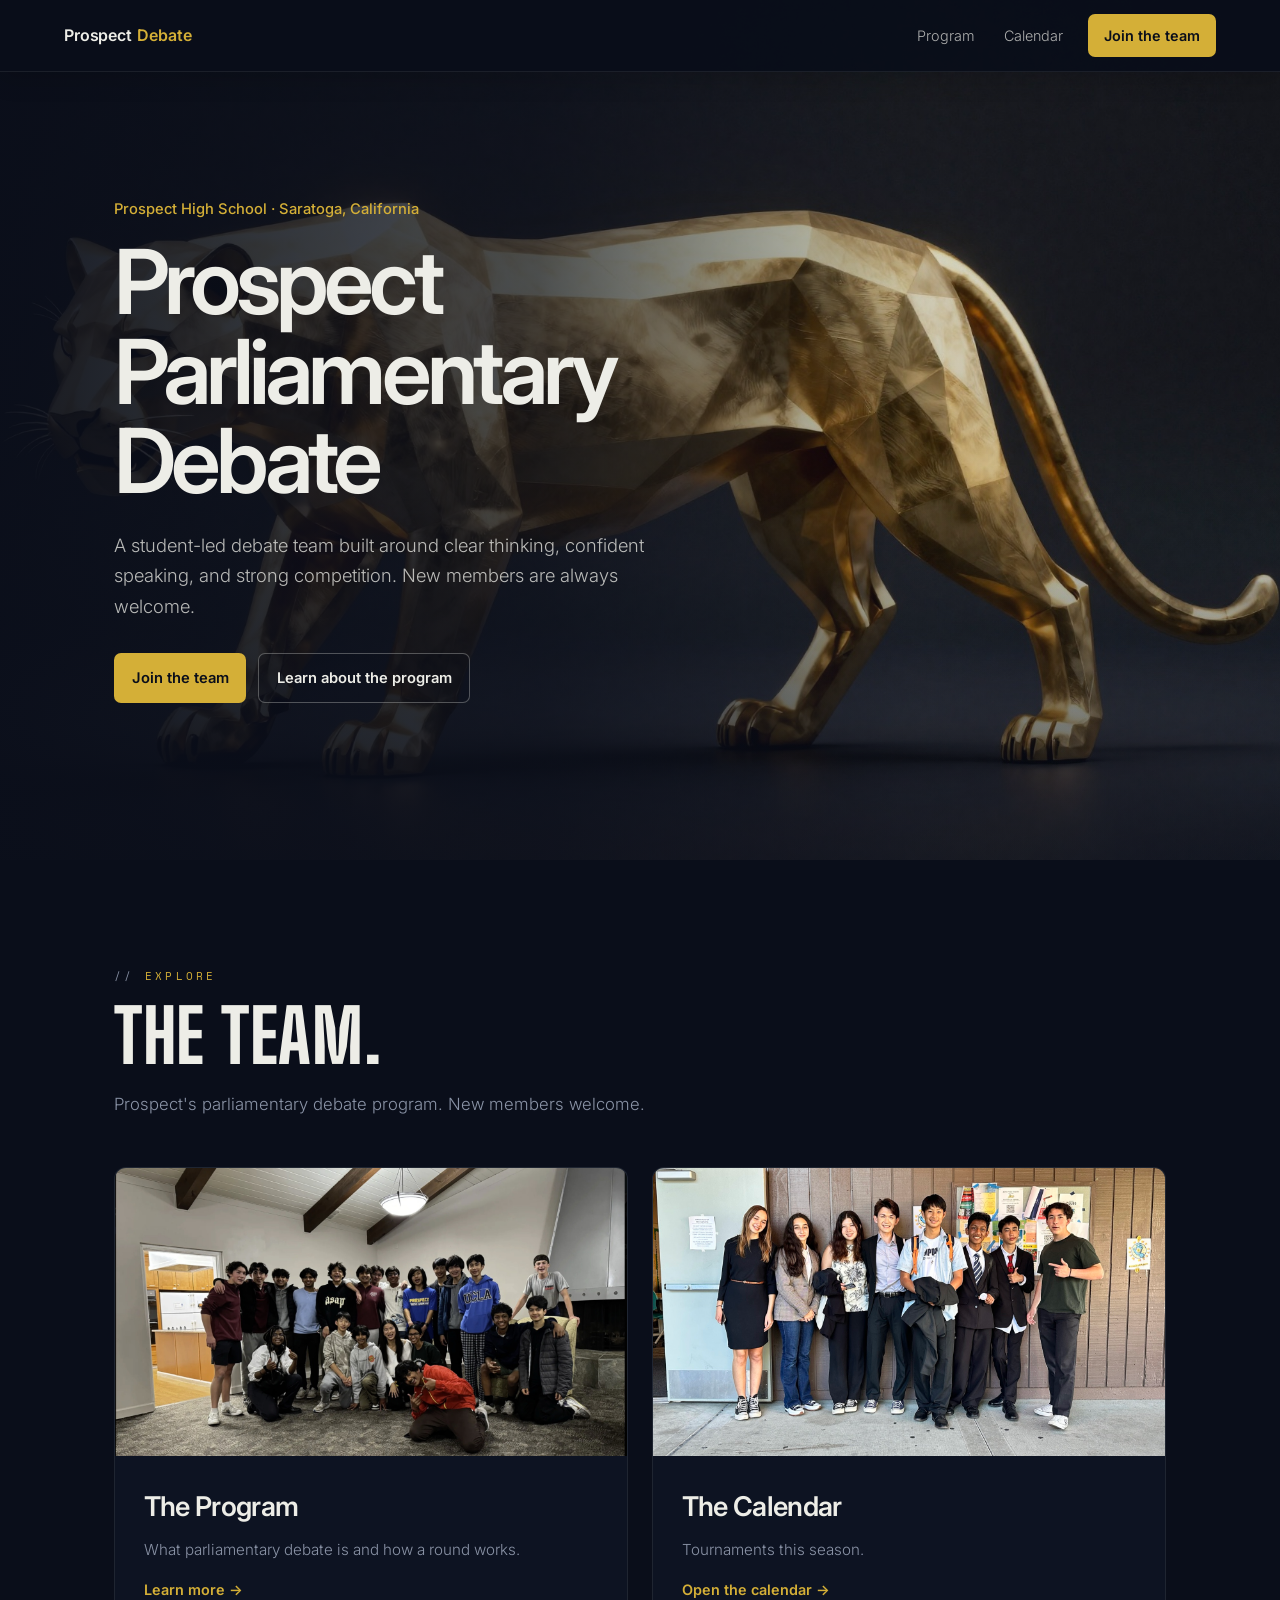
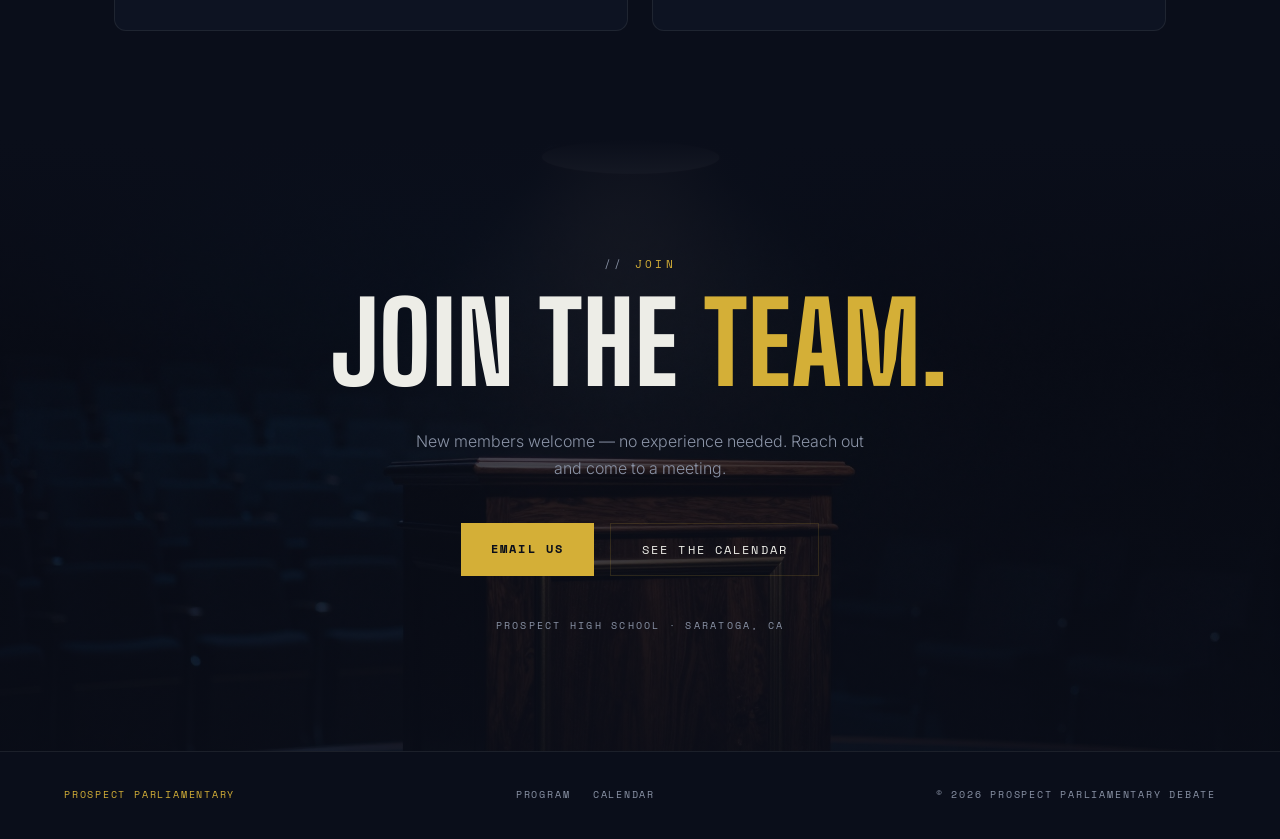
<file: index.html>
<!DOCTYPE html>
<html lang="en">
<head>
<meta charset="UTF-8" />
<meta name="viewport" content="width=device-width, initial-scale=1.0" />
<title>Prospect Parliamentary Debate</title>
<meta name="description" content="The parliamentary debate team at Prospect High School, Saratoga, CA. New members welcome." />
<link rel="icon" href="images/panther.png" />
<link rel="preconnect" href="https://fonts.googleapis.com" />
<link rel="preconnect" href="https://fonts.gstatic.com" crossorigin />
<link href="https://fonts.googleapis.com/css2?family=Big+Shoulders+Display:wght@600;700;800;900&family=Inter:wght@300;400;500;600&family=Space+Mono:wght@400;700&display=swap" rel="stylesheet" />
<link rel="stylesheet" href="assets/site.css" />
</head>
<body>

<!-- ── NAV ── -->
<nav id="nav" aria-label="Primary">
  <a class="nav-brand" href="index.html" aria-label="Prospect Debate home">Prospect <span>Debate</span></a>
  <div class="nav-links">
    <a href="about.html">Program</a>
    <a href="calendar.html">Calendar</a>
    <a class="nav-cta" href="#join">Join the team</a>
  </div>
  <button class="nav-burger" id="navBurger" aria-expanded="false" aria-controls="mobileMenu" aria-label="Open menu">
    <span></span><span></span><span></span>
  </button>
</nav>
<div class="mobile-menu" id="mobileMenu" hidden>
  <a href="about.html">Program</a>
  <a href="calendar.html">Calendar</a>
  <a class="mobile-menu-cta" href="#join">Join the team</a>
</div>

<!-- ── HERO ── -->
<header class="hero" id="top">
  <div class="hero-bg"></div>
  <div class="hero-shade"></div>
  <div class="hero-content">
    <div class="hero-kicker">Prospect High School · Saratoga, California</div>
    <h1>Prospect Parliamentary Debate</h1>
    <p class="hero-sub">A student-led debate team built around clear thinking, confident speaking, and strong competition. New members are always welcome.</p>
    <div class="hero-actions">
      <a class="hero-button hero-button-primary" href="#join">Join the team</a>
      <a class="hero-button hero-button-secondary" href="about.html">Learn about the program</a>
    </div>
  </div>
</header>

<!-- ── PORTAL ── -->
<section id="explore">
  <div class="wrap">
    <div class="kicker reveal">Explore</div>
    <h2 class="reveal">The team.</h2>
    <p class="section-intro reveal">Prospect's parliamentary debate program. New members welcome.</p>
    <div class="portal-grid">
      <a class="portal-card reveal" href="about.html">
        <div class="portal-visual">
          <img src="assets/images/team/big_team.jpg" alt="The Prospect Debate team together" loading="lazy" width="1600" height="1043" />
        </div>
        <div class="portal-content">
          <h3>The Program</h3>
          <p>What parliamentary debate is and how a round works.</p>
          <div class="go">Learn more</div>
        </div>
      </a>
      <a class="portal-card reveal" href="calendar.html">
        <div class="portal-visual">
          <img src="assets/images/team/tournament.jpg" alt="Prospect debaters at a tournament" loading="lazy" width="1600" height="1199" />
        </div>
        <div class="portal-content">
          <h3>The Calendar</h3>
          <p>Tournaments this season.</p>
          <div class="go">Open the calendar</div>
        </div>
      </a>
    </div>
  </div>
</section>

<!-- ── JOIN (shared CTA) ── -->
<section class="join" id="join">
  <div class="wrap">
    <div class="kicker reveal">Join</div>
    <h2 class="reveal">Join the <span class="gold">team.</span></h2>
    <p class="reveal">New members welcome — no experience needed. Reach out and come to a meeting.</p>
    <div class="join-actions reveal">
      <a class="btn btn-gold" href="mailto:prospectparli@gmail.com?subject=Interested%20in%20Prospect%20Debate">Email us</a>
      <a class="btn btn-ghost" href="calendar.html">See the calendar</a>
    </div>
    <div class="join-meta reveal">Prospect High School · Saratoga, CA</div>
  </div>
</section>

<footer>
  <div class="f-brand">PROSPECT PARLIAMENTARY</div>
  <nav class="foot-links" aria-label="Footer">
    <a href="about.html">Program</a>
    <a href="calendar.html">Calendar</a>
  </nav>
  <div>© <span id="yr"></span> Prospect Parliamentary Debate</div>
</footer>

<script src="assets/site.js"></script>
</body>
</html>
</file>
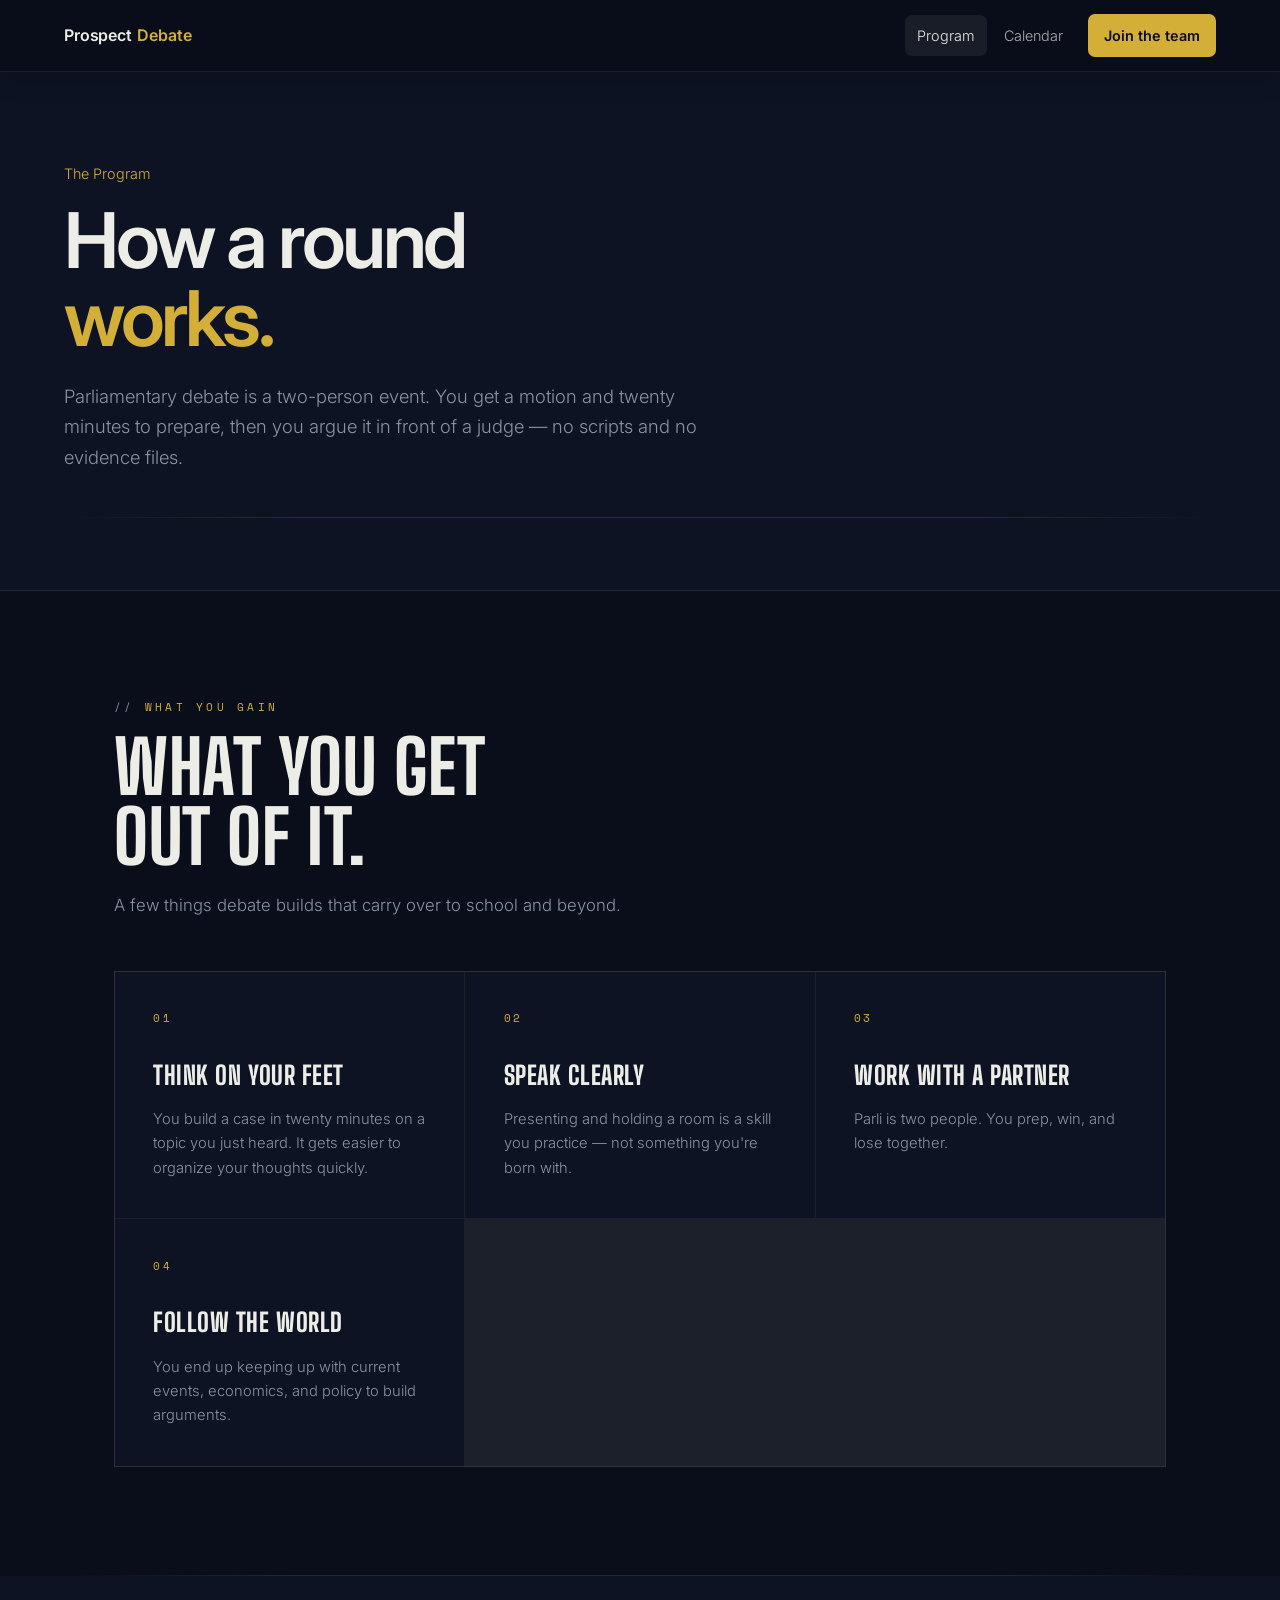
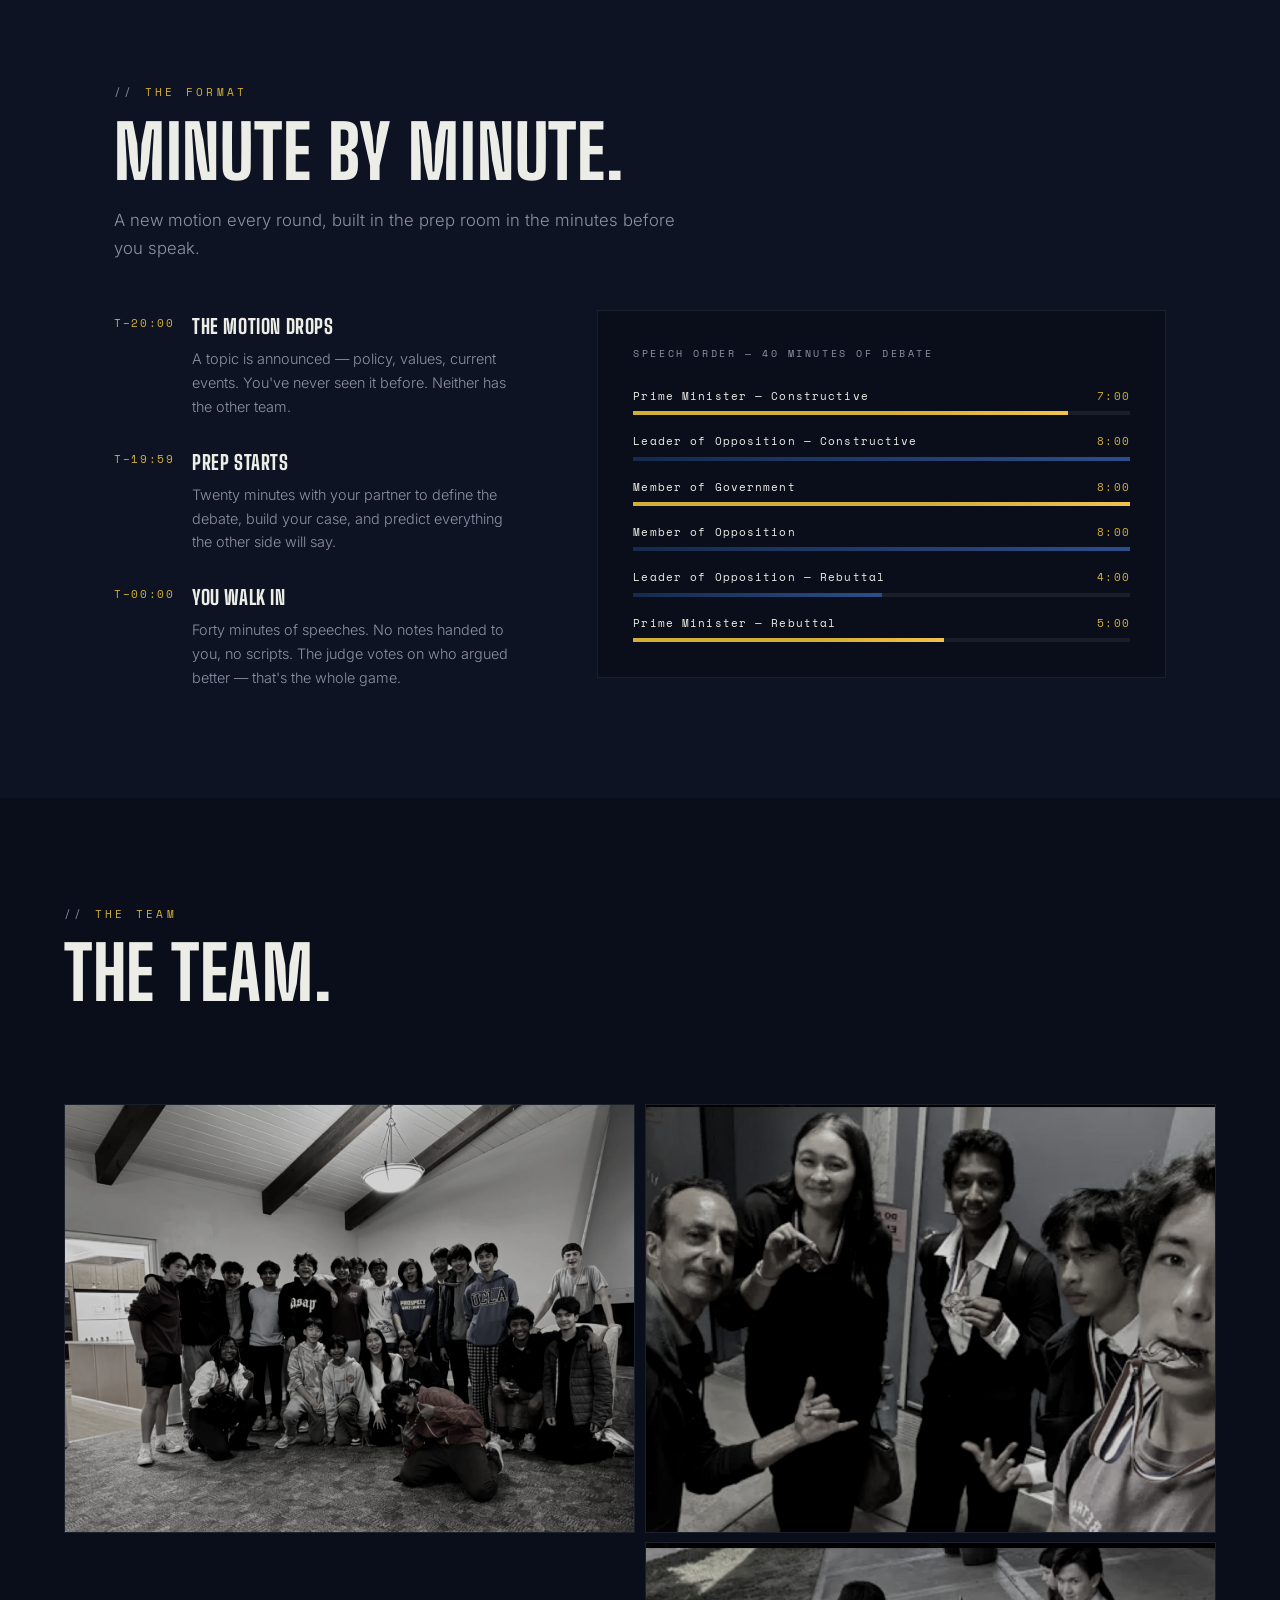
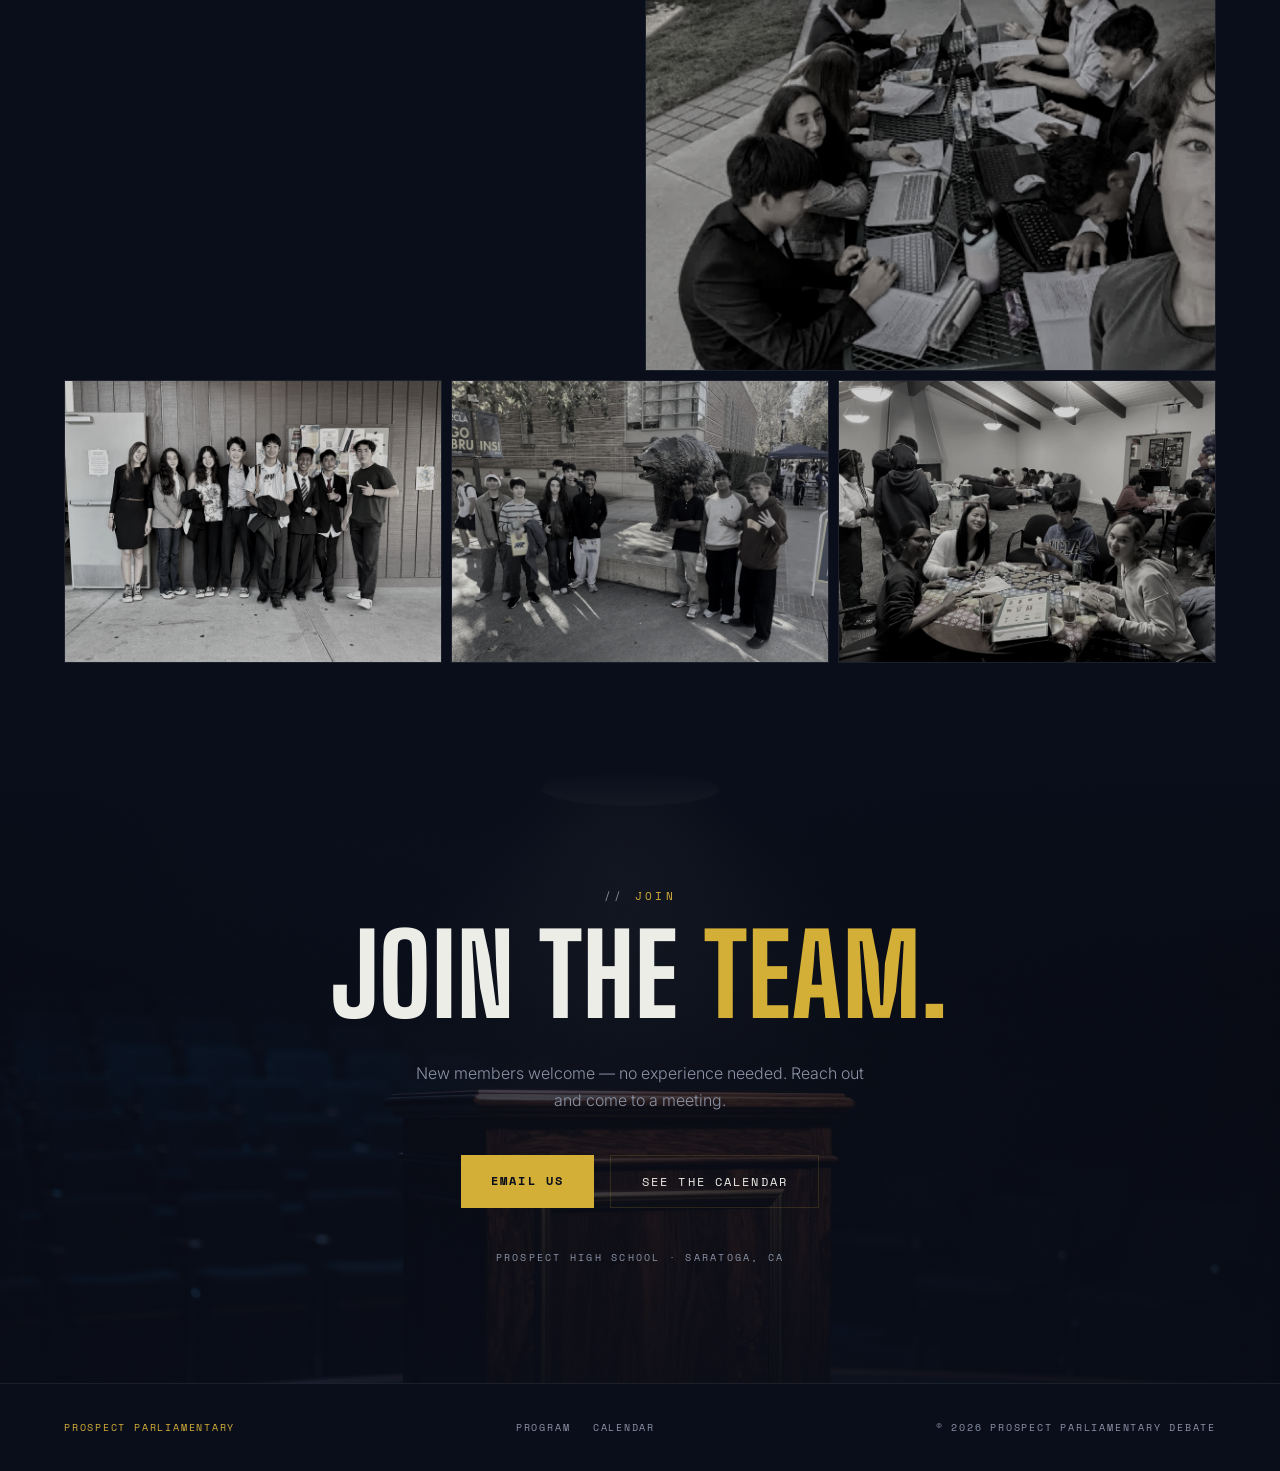
<file: about.html>
<!DOCTYPE html>
<html lang="en">
<head>
<meta charset="UTF-8" />
<meta name="viewport" content="width=device-width, initial-scale=1.0" />
<title>The Program — Prospect Parliamentary Debate</title>
<meta name="description" content="What parliamentary debate is and how a round works at Prospect High School." />
<link rel="icon" href="images/panther.png" />
<link rel="preconnect" href="https://fonts.googleapis.com" />
<link rel="preconnect" href="https://fonts.gstatic.com" crossorigin />
<link href="https://fonts.googleapis.com/css2?family=Big+Shoulders+Display:wght@600;700;800;900&family=Inter:wght@300;400;500;600&family=Space+Mono:wght@400;700&display=swap" rel="stylesheet" />
<link rel="stylesheet" href="assets/site.css" />
</head>
<body>

<!-- ── NAV ── -->
<nav id="nav" aria-label="Primary">
  <a class="nav-brand" href="index.html" aria-label="Prospect Debate home">Prospect <span>Debate</span></a>
  <div class="nav-links">
    <a href="about.html" aria-current="page">Program</a>
    <a href="calendar.html">Calendar</a>
    <a class="nav-cta" href="#join">Join the team</a>
  </div>
  <button class="nav-burger" id="navBurger" aria-expanded="false" aria-controls="mobileMenu" aria-label="Open menu">
    <span></span><span></span><span></span>
  </button>
</nav>
<div class="mobile-menu" id="mobileMenu" hidden>
  <a href="about.html" aria-current="page">Program</a>
  <a href="calendar.html">Calendar</a>
  <a class="mobile-menu-cta" href="#join">Join the team</a>
</div>

<!-- ── PAGE HERO ── -->
<header class="page-hero">
  <div class="inner">
    <div class="kicker">The Program</div>
    <h1>How a round<br/><span class="gold">works.</span></h1>
    <p class="page-intro">Parliamentary debate is a two-person event. You get a motion and twenty minutes to prepare, then you argue it in front of a judge — no scripts and no evidence files.</p>
    <hr class="rule" />
  </div>
</header>

<!-- ── GAIN ── -->
<section id="gain">
  <div class="wrap">
    <div class="kicker reveal">What You Gain</div>
    <h2 class="reveal">What you get<br/>out of it.</h2>
    <p class="section-intro reveal">A few things debate builds that carry over to school and beyond.</p>
    <div class="gain-grid">
      <div class="gain-card reveal">
        <div class="gain-num">01</div>
        <h3>Think On Your Feet</h3>
        <p>You build a case in twenty minutes on a topic you just heard. It gets easier to organize your thoughts quickly.</p>
      </div>
      <div class="gain-card reveal">
        <div class="gain-num">02</div>
        <h3>Speak Clearly</h3>
        <p>Presenting and holding a room is a skill you practice — not something you're born with.</p>
      </div>
      <div class="gain-card reveal">
        <div class="gain-num">03</div>
        <h3>Work With A Partner</h3>
        <p>Parli is two people. You prep, win, and lose together.</p>
      </div>
      <div class="gain-card reveal">
        <div class="gain-num">04</div>
        <h3>Follow The World</h3>
        <p>You end up keeping up with current events, economics, and policy to build arguments.</p>
      </div>
    </div>
  </div>
</section>

<hr class="rule" />

<!-- ── FORMAT ── -->
<section class="format" id="format">
  <div class="wrap">
    <div class="kicker reveal">The Format</div>
    <h2 class="reveal">Minute by minute.</h2>
    <p class="section-intro reveal">A new motion every round, built in the prep room in the minutes before you speak.</p>
    <div class="format-cols">
      <div class="format-steps">
        <div class="fstep reveal">
          <div class="fstep-n">T–20:00</div>
          <div>
            <h4>The motion drops</h4>
            <p>A topic is announced — policy, values, current events. You've never seen it before. Neither has the other team.</p>
          </div>
        </div>
        <div class="fstep reveal">
          <div class="fstep-n">T–19:59</div>
          <div>
            <h4>Prep starts</h4>
            <p>Twenty minutes with your partner to define the debate, build your case, and predict everything the other side will say.</p>
          </div>
        </div>
        <div class="fstep reveal">
          <div class="fstep-n">T–00:00</div>
          <div>
            <h4>You walk in</h4>
            <p>Forty minutes of speeches. No notes handed to you, no scripts. The judge votes on who argued better — that's the whole game.</p>
          </div>
        </div>
      </div>
      <div class="speech-order reveal" id="speechOrder">
        <div class="speech-order-label">Speech order — 40 minutes of debate</div>
        <div class="speech">
          <div class="speech-meta"><span class="s-name">Prime Minister — Constructive</span><span class="s-time">7:00</span></div>
          <div class="speech-bar gov"><i style="--r:12.5%"></i></div>
        </div>
        <div class="speech">
          <div class="speech-meta"><span class="s-name">Leader of Opposition — Constructive</span><span class="s-time">8:00</span></div>
          <div class="speech-bar opp"><i style="--r:0%"></i></div>
        </div>
        <div class="speech">
          <div class="speech-meta"><span class="s-name">Member of Government</span><span class="s-time">8:00</span></div>
          <div class="speech-bar gov"><i style="--r:0%"></i></div>
        </div>
        <div class="speech">
          <div class="speech-meta"><span class="s-name">Member of Opposition</span><span class="s-time">8:00</span></div>
          <div class="speech-bar opp"><i style="--r:0%"></i></div>
        </div>
        <div class="speech">
          <div class="speech-meta"><span class="s-name">Leader of Opposition — Rebuttal</span><span class="s-time">4:00</span></div>
          <div class="speech-bar opp"><i style="--r:50%"></i></div>
        </div>
        <div class="speech">
          <div class="speech-meta"><span class="s-name">Prime Minister — Rebuttal</span><span class="s-time">5:00</span></div>
          <div class="speech-bar gov"><i style="--r:37.5%"></i></div>
        </div>
      </div>
    </div>
  </div>
</section>

<!-- ── ROOM ── -->
<section id="room">
  <div class="wrap-wide">
    <div class="kicker reveal">The Team</div>
    <h2 class="reveal">The team.</h2>
    <p class="section-intro reveal">Practices, tournaments, and everything in between.</p>
    <div class="room-grid">
      <figure class="ph big reveal"><img src="assets/images/team/big_team.jpg" alt="The full Prospect Debate team" loading="lazy" /><figcaption>The Team</figcaption></figure>
      <figure class="ph med reveal"><img src="assets/images/team/medals.jpg" alt="Medals from tournament wins" loading="lazy" /><figcaption>Hardware</figcaption></figure>
      <figure class="ph med reveal"><img src="assets/images/team/prep.jpg" alt="Prep time before a round" loading="lazy" /><figcaption>20 Minutes of Prep</figcaption></figure>
      <figure class="ph sm reveal"><img src="assets/images/team/tournament.jpg" alt="At a tournament" loading="lazy" /><figcaption>Tournament Day</figcaption></figure>
      <figure class="ph sm reveal"><img src="assets/images/team/peninsula.jpg" alt="Peninsula tournament" loading="lazy" /><figcaption>On the Road</figcaption></figure>
      <figure class="ph sm reveal"><img src="assets/images/team/team_bonding.jpg" alt="Team bonding" loading="lazy" /><figcaption>Between Rounds</figcaption></figure>
    </div>
  </div>
</section>

<!-- ── JOIN (shared CTA) ── -->
<section class="join" id="join">
  <div class="wrap">
    <div class="kicker reveal">Join</div>
    <h2 class="reveal">Join the <span class="gold">team.</span></h2>
    <p class="reveal">New members welcome — no experience needed. Reach out and come to a meeting.</p>
    <div class="join-actions reveal">
      <a class="btn btn-gold" href="mailto:prospectparli@gmail.com?subject=Interested%20in%20Prospect%20Debate">Email us</a>
      <a class="btn btn-ghost" href="calendar.html">See the calendar</a>
    </div>
    <div class="join-meta reveal">Prospect High School · Saratoga, CA</div>
  </div>
</section>

<footer>
  <div class="f-brand">PROSPECT PARLIAMENTARY</div>
  <nav class="foot-links" aria-label="Footer">
    <a href="about.html">Program</a>
    <a href="calendar.html">Calendar</a>
  </nav>
  <div>© <span id="yr"></span> Prospect Parliamentary Debate</div>
</footer>

<script src="assets/site.js"></script>
</body>
</html>
</file>
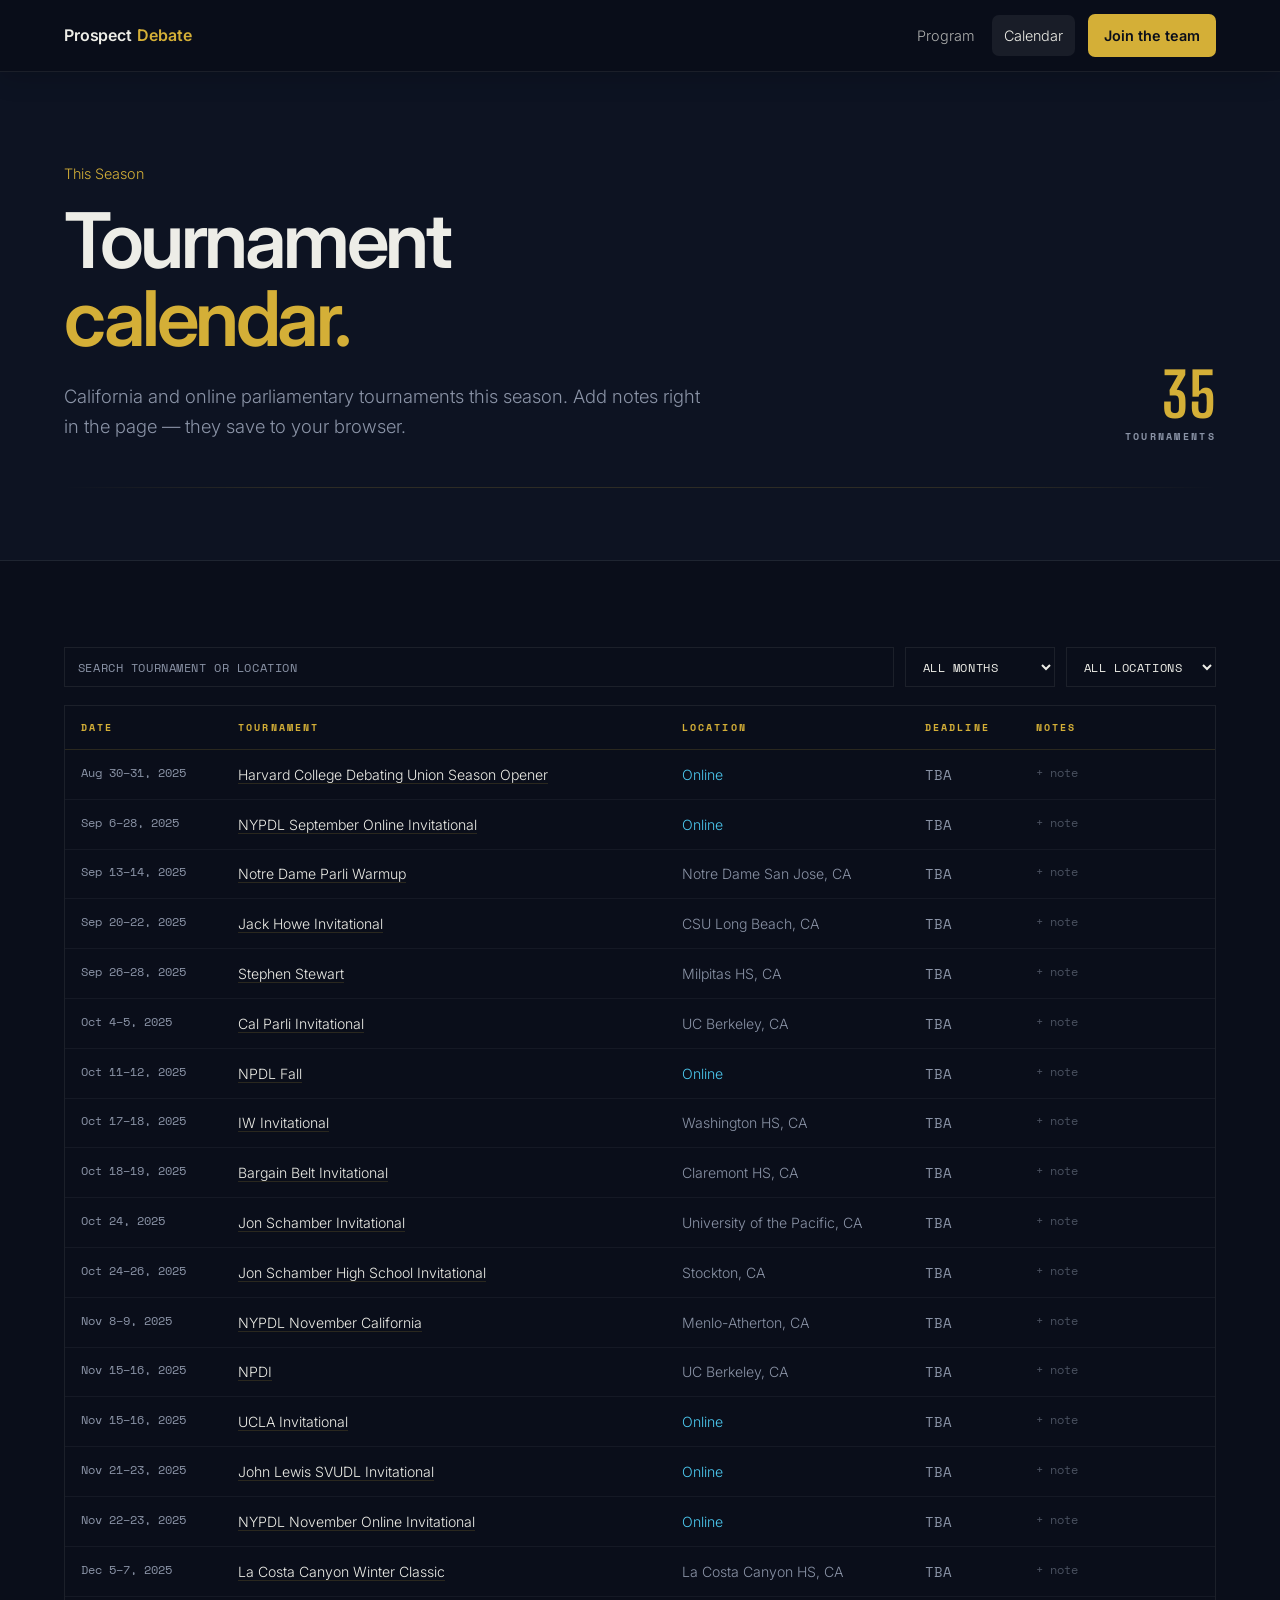
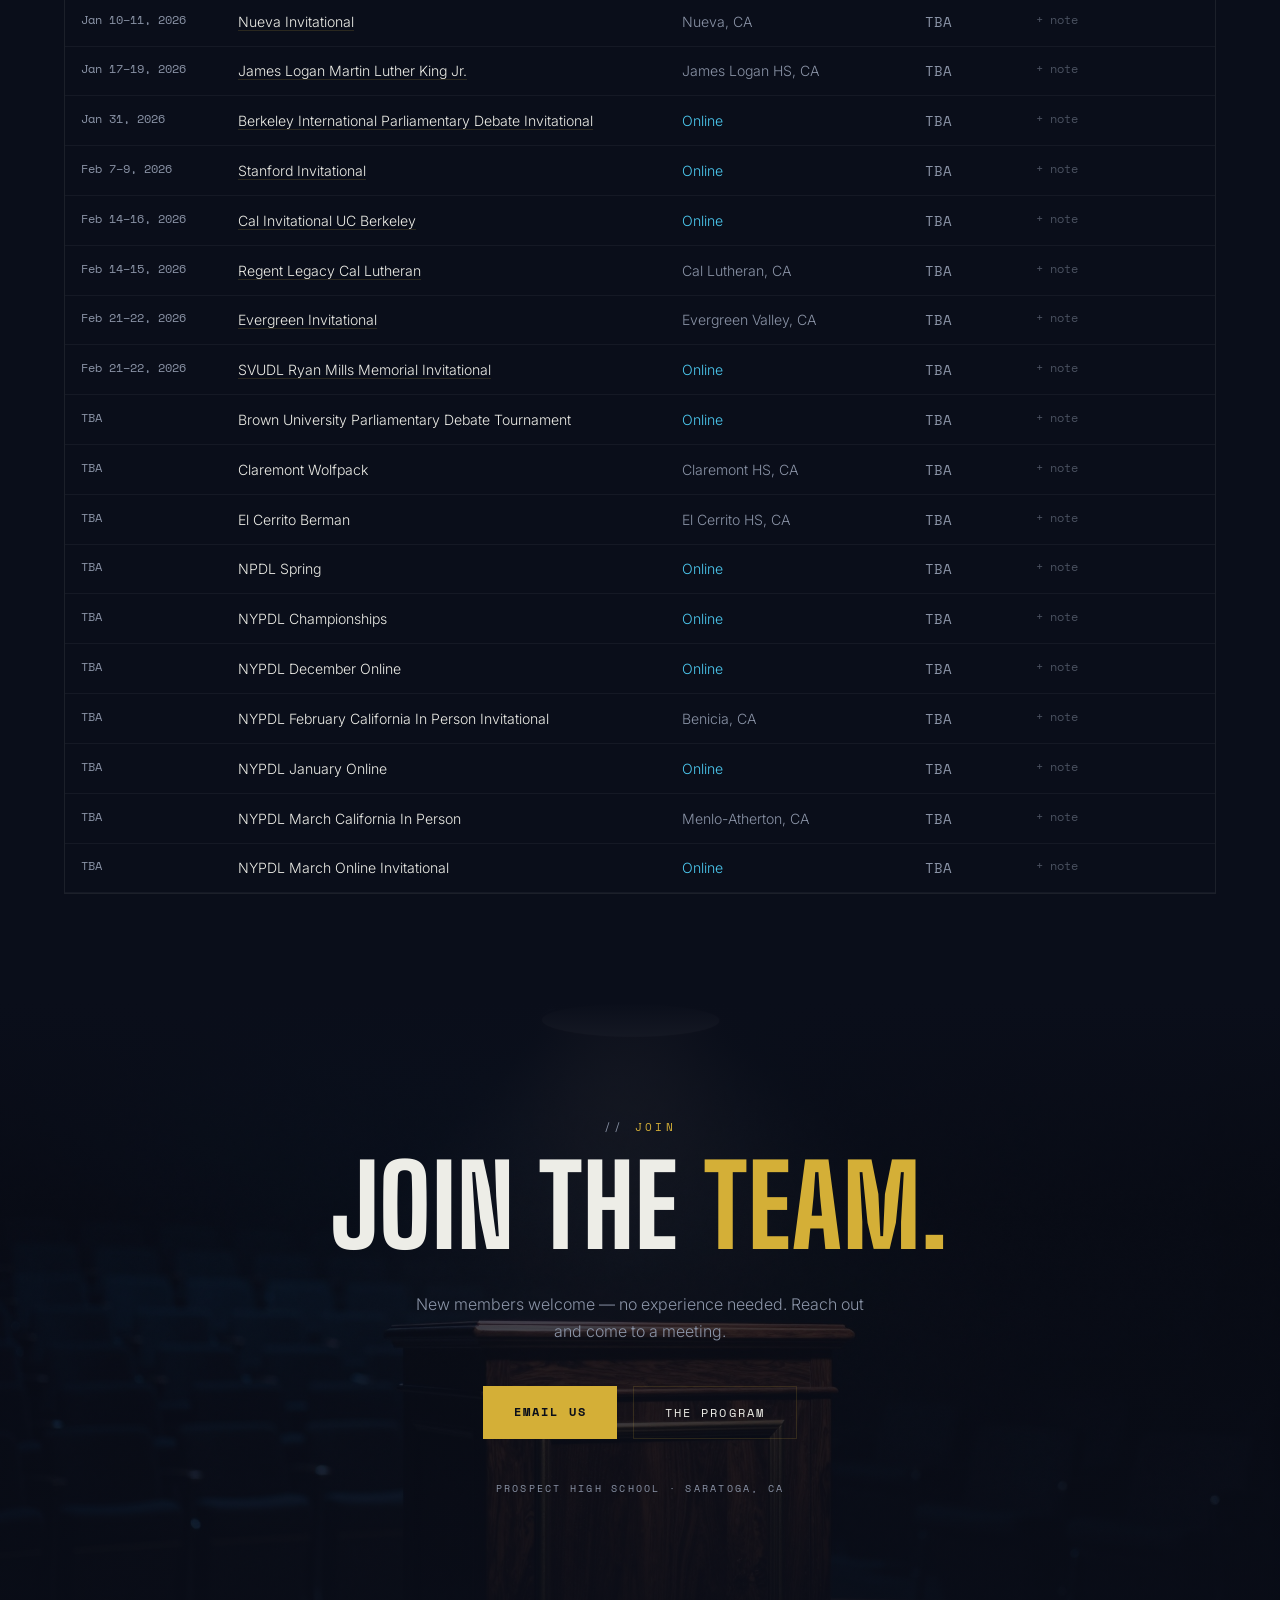
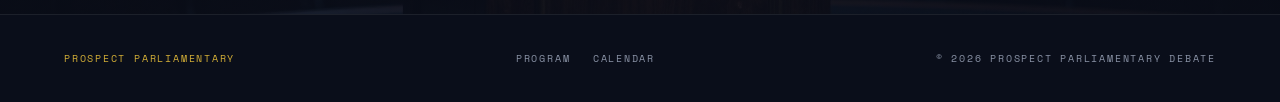
<file: calendar.html>
<!DOCTYPE html>
<html lang="en">
<head>
<meta charset="UTF-8" />
<meta name="viewport" content="width=device-width, initial-scale=1.0" />
<title>Tournament Calendar — Prospect Parliamentary Debate</title>
<meta name="description" content="California and online parliamentary debate tournaments for the season, with live editable team notes." />
<link rel="icon" href="images/panther.png" />
<link rel="preconnect" href="https://fonts.googleapis.com" />
<link rel="preconnect" href="https://fonts.gstatic.com" crossorigin />
<link href="https://fonts.googleapis.com/css2?family=Big+Shoulders+Display:wght@600;700;800;900&family=Inter:wght@300;400;500;600&family=Space+Mono:wght@400;700&display=swap" rel="stylesheet" />
<link rel="stylesheet" href="assets/site.css" />
</head>
<body>

<!-- ── NAV ── -->
<nav id="nav" aria-label="Primary">
  <a class="nav-brand" href="index.html" aria-label="Prospect Debate home">Prospect <span>Debate</span></a>
  <div class="nav-links">
    <a href="about.html">Program</a>
    <a href="calendar.html" aria-current="page">Calendar</a>
    <a class="nav-cta" href="#join">Join the team</a>
  </div>
  <button class="nav-burger" id="navBurger" aria-expanded="false" aria-controls="mobileMenu" aria-label="Open menu">
    <span></span><span></span><span></span>
  </button>
</nav>
<div class="mobile-menu" id="mobileMenu" hidden>
  <a href="about.html">Program</a>
  <a href="calendar.html" aria-current="page">Calendar</a>
  <a class="mobile-menu-cta" href="#join">Join the team</a>
</div>

<!-- ── PAGE HERO ── -->
<header class="page-hero">
  <div class="inner">
    <div class="cal-heading">
      <div>
        <div class="kicker">This Season</div>
        <h1>Tournament<br/><span class="gold">calendar.</span></h1>
        <p class="page-intro">California and online parliamentary tournaments this season. Add notes right in the page — they save to your browser.</p>
      </div>
      <div class="cal-count"><b id="calCountNum">35</b><span>Tournaments</span></div>
    </div>
    <hr class="rule" />
  </div>
</header>

<section id="calendar">
  <div class="wrap-wide tight">
    <div class="cal-tools" aria-label="Tournament filters">
      <input id="calendarSearch" type="search" placeholder="SEARCH TOURNAMENT OR LOCATION" aria-label="Search tournament or location" />
      <select id="calendarMonth" aria-label="Filter by month">
        <option value="">ALL MONTHS</option>
        <option>August</option><option>September</option><option>October</option>
        <option>November</option><option>December</option><option>January</option>
        <option>February</option><option>March</option><option>April</option><option>TBA</option>
      </select>
      <select id="calendarLocation" aria-label="Filter by location">
        <option value="">ALL LOCATIONS</option>
        <option value="California">California</option>
        <option value="Online">Online</option>
      </select>
    </div>

    <div class="cal-scroll">
      <table class="caltab" aria-label="Parliamentary debate tournament calendar">
        <thead>
          <tr><th>Date</th><th>Tournament</th><th>Location</th><th>Deadline</th><th>Notes</th></tr>
        </thead>
        <tbody id="calendarRows">
          <tr data-month="August" data-location="Online">
            <td><div class="c-date">Aug 30–31, 2025</div></td>
            <td class="c-name"><a href="https://www.tabroom.com/index/tourn/index.mhtml?tourn_id=35413" target="_blank" rel="noopener">Harvard College Debating Union Season Opener</a></td>
            <td class="c-loc online">Online</td>
            <td class="c-date">TBA</td>
            <td class="c-notes"><div class="note-box" contenteditable="true" role="textbox" aria-label="Notes for Harvard College Debating Union Season Opener" data-note-key="harvard-college-debating-union-season-opener"></div></td>
          </tr>
          <tr data-month="September" data-location="Online">
            <td><div class="c-date">Sep 6–28, 2025</div></td>
            <td class="c-name"><a href="https://www.tabroom.com/index/tourn/index.mhtml?tourn_id=37224" target="_blank" rel="noopener">NYPDL September Online Invitational</a></td>
            <td class="c-loc online">Online</td>
            <td class="c-date">TBA</td>
            <td class="c-notes"><div class="note-box" contenteditable="true" role="textbox" aria-label="Notes for NYPDL September Online Invitational" data-note-key="nypdl-september-online-invitational"></div></td>
          </tr>
          <tr data-month="September" data-location="California">
            <td><div class="c-date">Sep 13–14, 2025</div></td>
            <td class="c-name"><a href="https://www.tabroom.com/index/tourn/index.mhtml?tourn_id=36032" target="_blank" rel="noopener">Notre Dame Parli Warmup</a></td>
            <td class="c-loc">Notre Dame San Jose, CA</td>
            <td class="c-date">TBA</td>
            <td class="c-notes"><div class="note-box" contenteditable="true" role="textbox" aria-label="Notes for Notre Dame Parli Warmup" data-note-key="notre-dame-parli-warmup"></div></td>
          </tr>
          <tr data-month="September" data-location="California">
            <td><div class="c-date">Sep 20–22, 2025</div></td>
            <td class="c-name"><a href="https://www.tabroom.com/index/tourn/index.mhtml?tourn_id=33098" target="_blank" rel="noopener">Jack Howe Invitational</a></td>
            <td class="c-loc">CSU Long Beach, CA</td>
            <td class="c-date">TBA</td>
            <td class="c-notes"><div class="note-box" contenteditable="true" role="textbox" aria-label="Notes for Jack Howe Invitational" data-note-key="jack-howe-invitational"></div></td>
          </tr>
          <tr data-month="September" data-location="California">
            <td><div class="c-date">Sep 26–28, 2025</div></td>
            <td class="c-name"><a href="https://www.tabroom.com/index/tourn/fields.mhtml?tourn_id=33088" target="_blank" rel="noopener">Stephen Stewart</a></td>
            <td class="c-loc">Milpitas HS, CA</td>
            <td class="c-date">TBA</td>
            <td class="c-notes"><div class="note-box" contenteditable="true" role="textbox" aria-label="Notes for Stephen Stewart" data-note-key="stephen-stewart"></div></td>
          </tr>
          <tr data-month="October" data-location="California">
            <td><div class="c-date">Oct 4–5, 2025</div></td>
            <td class="c-name"><a href="https://www.tabroom.com/index/circuit/index.mhtml?circuit_id=107" target="_blank" rel="noopener">Cal Parli Invitational</a></td>
            <td class="c-loc">UC Berkeley, CA</td>
            <td class="c-date">TBA</td>
            <td class="c-notes"><div class="note-box" contenteditable="true" role="textbox" aria-label="Notes for Cal Parli Invitational" data-note-key="cal-parli-invitational"></div></td>
          </tr>
          <tr data-month="October" data-location="Online">
            <td><div class="c-date">Oct 11–12, 2025</div></td>
            <td class="c-name"><a href="https://www.tabroom.com/index/circuit/index.mhtml?circuit_id=179" target="_blank" rel="noopener">NPDL Fall</a></td>
            <td class="c-loc online">Online</td>
            <td class="c-date">TBA</td>
            <td class="c-notes"><div class="note-box" contenteditable="true" role="textbox" aria-label="Notes for NPDL Fall" data-note-key="npdl-fall"></div></td>
          </tr>
          <tr data-month="October" data-location="California">
            <td><div class="c-date">Oct 17–18, 2025</div></td>
            <td class="c-name"><a href="https://www.tabroom.com/index/circuit/index.mhtml?circuit_id=107" target="_blank" rel="noopener">IW Invitational</a></td>
            <td class="c-loc">Washington HS, CA</td>
            <td class="c-date">TBA</td>
            <td class="c-notes"><div class="note-box" contenteditable="true" role="textbox" aria-label="Notes for IW Invitational" data-note-key="iw-invitational"></div></td>
          </tr>
          <tr data-month="October" data-location="California">
            <td><div class="c-date">Oct 18–19, 2025</div></td>
            <td class="c-name"><a href="https://www.tabroom.com/index/tourn/index.mhtml?tourn_id=37233" target="_blank" rel="noopener">Bargain Belt Invitational</a></td>
            <td class="c-loc">Claremont HS, CA</td>
            <td class="c-date">TBA</td>
            <td class="c-notes"><div class="note-box" contenteditable="true" role="textbox" aria-label="Notes for Bargain Belt Invitational" data-note-key="bargain-belt-invitational"></div></td>
          </tr>
          <tr data-month="October" data-location="California">
            <td><div class="c-date">Oct 24, 2025</div></td>
            <td class="c-name"><a href="https://www.tabroom.com/index/tourn/index.mhtml?tourn_id=37257" target="_blank" rel="noopener">Jon Schamber Invitational</a></td>
            <td class="c-loc">University of the Pacific, CA</td>
            <td class="c-date">TBA</td>
            <td class="c-notes"><div class="note-box" contenteditable="true" role="textbox" aria-label="Notes for Jon Schamber Invitational" data-note-key="jon-schamber-invitational"></div></td>
          </tr>
          <tr data-month="October" data-location="California">
            <td><div class="c-date">Oct 24–26, 2025</div></td>
            <td class="c-name"><a href="https://www.tabroom.com/index/tourn/index.mhtml?tourn_id=37257" target="_blank" rel="noopener">Jon Schamber High School Invitational</a></td>
            <td class="c-loc">Stockton, CA</td>
            <td class="c-date">TBA</td>
            <td class="c-notes"><div class="note-box" contenteditable="true" role="textbox" aria-label="Notes for Jon Schamber High School Invitational" data-note-key="jon-schamber-high-school-invitational"></div></td>
          </tr>
          <tr data-month="November" data-location="California">
            <td><div class="c-date">Nov 8–9, 2025</div></td>
            <td class="c-name"><a href="https://www.tabroom.com/index/tourn/index.mhtml?tourn_id=37643" target="_blank" rel="noopener">NYPDL November California</a></td>
            <td class="c-loc">Menlo-Atherton, CA</td>
            <td class="c-date">TBA</td>
            <td class="c-notes"><div class="note-box" contenteditable="true" role="textbox" aria-label="Notes for NYPDL November California" data-note-key="nypdl-november-california"></div></td>
          </tr>
          <tr data-month="November" data-location="California">
            <td><div class="c-date">Nov 15–16, 2025</div></td>
            <td class="c-name"><a href="https://www.tabroom.com/index/circuit/index.mhtml?circuit_id=179" target="_blank" rel="noopener">NPDI</a></td>
            <td class="c-loc">UC Berkeley, CA</td>
            <td class="c-date">TBA</td>
            <td class="c-notes"><div class="note-box" contenteditable="true" role="textbox" aria-label="Notes for NPDI" data-note-key="npdi"></div></td>
          </tr>
          <tr data-month="November" data-location="Online">
            <td><div class="c-date">Nov 15–16, 2025</div></td>
            <td class="c-name"><a href="https://www.tabroom.com/index/tourn/index.mhtml?tourn_id=36253" target="_blank" rel="noopener">UCLA Invitational</a></td>
            <td class="c-loc online">Online</td>
            <td class="c-date">TBA</td>
            <td class="c-notes"><div class="note-box" contenteditable="true" role="textbox" aria-label="Notes for UCLA Invitational" data-note-key="ucla-invitational"></div></td>
          </tr>
          <tr data-month="November" data-location="Online">
            <td><div class="c-date">Nov 21–23, 2025</div></td>
            <td class="c-name"><a href="https://www.tabroom.com/index/tourn/index.mhtml?tourn_id=36551" target="_blank" rel="noopener">John Lewis SVUDL Invitational</a></td>
            <td class="c-loc online">Online</td>
            <td class="c-date">TBA</td>
            <td class="c-notes"><div class="note-box" contenteditable="true" role="textbox" aria-label="Notes for John Lewis SVUDL Invitational" data-note-key="john-lewis-svudl-invitational"></div></td>
          </tr>
          <tr data-month="November" data-location="Online">
            <td><div class="c-date">Nov 22–23, 2025</div></td>
            <td class="c-name"><a href="https://www.tabroom.com/index/tourn/index.mhtml?tourn_id=37985" target="_blank" rel="noopener">NYPDL November Online Invitational</a></td>
            <td class="c-loc online">Online</td>
            <td class="c-date">TBA</td>
            <td class="c-notes"><div class="note-box" contenteditable="true" role="textbox" aria-label="Notes for NYPDL November Online Invitational" data-note-key="nypdl-november-online-invitational"></div></td>
          </tr>
          <tr data-month="December" data-location="California">
            <td><div class="c-date">Dec 5–7, 2025</div></td>
            <td class="c-name"><a href="http://tabroom.com/index/tourn/index.mhtml?tourn_id=37298" target="_blank" rel="noopener">La Costa Canyon Winter Classic</a></td>
            <td class="c-loc">La Costa Canyon HS, CA</td>
            <td class="c-date">TBA</td>
            <td class="c-notes"><div class="note-box" contenteditable="true" role="textbox" aria-label="Notes for La Costa Canyon Winter Classic" data-note-key="la-costa-canyon-winter-classic"></div></td>
          </tr>
          <tr data-month="January" data-location="California">
            <td><div class="c-date">Jan 10–11, 2026</div></td>
            <td class="c-name"><a href="https://www.tabroom.com/index/tourn/index.mhtml?tourn_id=38067" target="_blank" rel="noopener">Nueva Invitational</a></td>
            <td class="c-loc">Nueva, CA</td>
            <td class="c-date">TBA</td>
            <td class="c-notes"><div class="note-box" contenteditable="true" role="textbox" aria-label="Notes for Nueva Invitational" data-note-key="nueva-invitational"></div></td>
          </tr>
          <tr data-month="January" data-location="California">
            <td><div class="c-date">Jan 17–19, 2026</div></td>
            <td class="c-name"><a href="https://www.tabroom.com/index/tourn/past.mhtml?webname=mlk" target="_blank" rel="noopener">James Logan Martin Luther King Jr.</a></td>
            <td class="c-loc">James Logan HS, CA</td>
            <td class="c-date">TBA</td>
            <td class="c-notes"><div class="note-box" contenteditable="true" role="textbox" aria-label="Notes for James Logan Martin Luther King Jr." data-note-key="james-logan-martin-luther-king-jr"></div></td>
          </tr>
          <tr data-month="January" data-location="Online">
            <td><div class="c-date">Jan 31, 2026</div></td>
            <td class="c-name"><a href="https://www.tabroom.com/index/search.mhtml?search=berkeley" target="_blank" rel="noopener">Berkeley International Parliamentary Debate Invitational</a></td>
            <td class="c-loc online">Online</td>
            <td class="c-date">TBA</td>
            <td class="c-notes"><div class="note-box" contenteditable="true" role="textbox" aria-label="Notes for Berkeley International Parliamentary Debate Invitational" data-note-key="berkeley-international-parliamentary-debate-invitational"></div></td>
          </tr>
          <tr data-month="February" data-location="Online">
            <td><div class="c-date">Feb 7–9, 2026</div></td>
            <td class="c-name"><a href="https://www.tabroom.com/index/circuit/index.mhtml?circuit_id=179" target="_blank" rel="noopener">Stanford Invitational</a></td>
            <td class="c-loc online">Online</td>
            <td class="c-date">TBA</td>
            <td class="c-notes"><div class="note-box" contenteditable="true" role="textbox" aria-label="Notes for Stanford Invitational" data-note-key="stanford-invitational"></div></td>
          </tr>
          <tr data-month="February" data-location="Online">
            <td><div class="c-date">Feb 14–16, 2026</div></td>
            <td class="c-name"><a href="https://www.tabroom.com/index/search.mhtml?search=berkeley" target="_blank" rel="noopener">Cal Invitational UC Berkeley</a></td>
            <td class="c-loc online">Online</td>
            <td class="c-date">TBA</td>
            <td class="c-notes"><div class="note-box" contenteditable="true" role="textbox" aria-label="Notes for Cal Invitational UC Berkeley" data-note-key="cal-invitational-uc-berkeley"></div></td>
          </tr>
          <tr data-month="February" data-location="California">
            <td><div class="c-date">Feb 14–15, 2026</div></td>
            <td class="c-name"><a href="https://www.tabroom.com/index/circuit/index.mhtml?circuit_id=107" target="_blank" rel="noopener">Regent Legacy Cal Lutheran</a></td>
            <td class="c-loc">Cal Lutheran, CA</td>
            <td class="c-date">TBA</td>
            <td class="c-notes"><div class="note-box" contenteditable="true" role="textbox" aria-label="Notes for Regent Legacy Cal Lutheran" data-note-key="regent-legacy-cal-lutheran"></div></td>
          </tr>
          <tr data-month="February" data-location="California">
            <td><div class="c-date">Feb 21–22, 2026</div></td>
            <td class="c-name"><a href="https://www.tabroom.com/index/tourn/index.mhtml?tourn_id=37110" target="_blank" rel="noopener">Evergreen Invitational</a></td>
            <td class="c-loc">Evergreen Valley, CA</td>
            <td class="c-date">TBA</td>
            <td class="c-notes"><div class="note-box" contenteditable="true" role="textbox" aria-label="Notes for Evergreen Invitational" data-note-key="evergreen-invitational"></div></td>
          </tr>
          <tr data-month="February" data-location="Online">
            <td><div class="c-date">Feb 21–22, 2026</div></td>
            <td class="c-name"><a href="https://www.tabroom.com/index/tourn/index.mhtml?tourn_id=36724" target="_blank" rel="noopener">SVUDL Ryan Mills Memorial Invitational</a></td>
            <td class="c-loc online">Online</td>
            <td class="c-date">TBA</td>
            <td class="c-notes"><div class="note-box" contenteditable="true" role="textbox" aria-label="Notes for SVUDL Ryan Mills Memorial Invitational" data-note-key="svudl-ryan-mills-memorial-invitational"></div></td>
          </tr>
          <tr data-month="TBA" data-location="Online">
            <td><div class="c-date">TBA</div></td>
            <td class="c-name">Brown University Parliamentary Debate Tournament</td>
            <td class="c-loc online">Online</td>
            <td class="c-date">TBA</td>
            <td class="c-notes"><div class="note-box" contenteditable="true" role="textbox" aria-label="Notes for Brown University Parliamentary Debate Tournament" data-note-key="brown-university-parliamentary-debate-tournament"></div></td>
          </tr>
          <tr data-month="TBA" data-location="California">
            <td><div class="c-date">TBA</div></td>
            <td class="c-name">Claremont Wolfpack</td>
            <td class="c-loc">Claremont HS, CA</td>
            <td class="c-date">TBA</td>
            <td class="c-notes"><div class="note-box" contenteditable="true" role="textbox" aria-label="Notes for Claremont Wolfpack" data-note-key="claremont-wolfpack"></div></td>
          </tr>
          <tr data-month="TBA" data-location="California">
            <td><div class="c-date">TBA</div></td>
            <td class="c-name">El Cerrito Berman</td>
            <td class="c-loc">El Cerrito HS, CA</td>
            <td class="c-date">TBA</td>
            <td class="c-notes"><div class="note-box" contenteditable="true" role="textbox" aria-label="Notes for El Cerrito Berman" data-note-key="el-cerrito-berman"></div></td>
          </tr>
          <tr data-month="TBA" data-location="Online">
            <td><div class="c-date">TBA</div></td>
            <td class="c-name">NPDL Spring</td>
            <td class="c-loc online">Online</td>
            <td class="c-date">TBA</td>
            <td class="c-notes"><div class="note-box" contenteditable="true" role="textbox" aria-label="Notes for NPDL Spring" data-note-key="npdl-spring"></div></td>
          </tr>
          <tr data-month="TBA" data-location="Online">
            <td><div class="c-date">TBA</div></td>
            <td class="c-name">NYPDL Championships</td>
            <td class="c-loc online">Online</td>
            <td class="c-date">TBA</td>
            <td class="c-notes"><div class="note-box" contenteditable="true" role="textbox" aria-label="Notes for NYPDL Championships" data-note-key="nypdl-championships"></div></td>
          </tr>
          <tr data-month="TBA" data-location="Online">
            <td><div class="c-date">TBA</div></td>
            <td class="c-name">NYPDL December Online</td>
            <td class="c-loc online">Online</td>
            <td class="c-date">TBA</td>
            <td class="c-notes"><div class="note-box" contenteditable="true" role="textbox" aria-label="Notes for NYPDL December Online" data-note-key="nypdl-december-online"></div></td>
          </tr>
          <tr data-month="TBA" data-location="California">
            <td><div class="c-date">TBA</div></td>
            <td class="c-name">NYPDL February California In Person Invitational</td>
            <td class="c-loc">Benicia, CA</td>
            <td class="c-date">TBA</td>
            <td class="c-notes"><div class="note-box" contenteditable="true" role="textbox" aria-label="Notes for NYPDL February California In Person Invitational" data-note-key="nypdl-february-california-in-person-invitational"></div></td>
          </tr>
          <tr data-month="TBA" data-location="Online">
            <td><div class="c-date">TBA</div></td>
            <td class="c-name">NYPDL January Online</td>
            <td class="c-loc online">Online</td>
            <td class="c-date">TBA</td>
            <td class="c-notes"><div class="note-box" contenteditable="true" role="textbox" aria-label="Notes for NYPDL January Online" data-note-key="nypdl-january-online"></div></td>
          </tr>
          <tr data-month="TBA" data-location="California">
            <td><div class="c-date">TBA</div></td>
            <td class="c-name">NYPDL March California In Person</td>
            <td class="c-loc">Menlo-Atherton, CA</td>
            <td class="c-date">TBA</td>
            <td class="c-notes"><div class="note-box" contenteditable="true" role="textbox" aria-label="Notes for NYPDL March California In Person" data-note-key="nypdl-march-california-in-person"></div></td>
          </tr>
          <tr data-month="TBA" data-location="Online">
            <td><div class="c-date">TBA</div></td>
            <td class="c-name">NYPDL March Online Invitational</td>
            <td class="c-loc online">Online</td>
            <td class="c-date">TBA</td>
            <td class="c-notes"><div class="note-box" contenteditable="true" role="textbox" aria-label="Notes for NYPDL March Online Invitational" data-note-key="nypdl-march-online-invitational"></div></td>
          </tr>
        </tbody>
      </table>
    </div>
    <div class="cal-empty" id="calendarEmpty">NO TOURNAMENTS MATCH THOSE FILTERS.</div>
  </div>
</section>

<!-- ── JOIN (shared CTA) ── -->
<section class="join" id="join">
  <div class="wrap">
    <div class="kicker reveal">Join</div>
    <h2 class="reveal">Join the <span class="gold">team.</span></h2>
    <p class="reveal">New members welcome — no experience needed. Reach out and come to a meeting.</p>
    <div class="join-actions reveal">
      <a class="btn btn-gold" href="mailto:prospectparli@gmail.com?subject=Interested%20in%20Prospect%20Debate">Email us</a>
      <a class="btn btn-ghost" href="about.html">The Program</a>
    </div>
    <div class="join-meta reveal">Prospect High School · Saratoga, CA</div>
  </div>
</section>

<footer>
  <div class="f-brand">PROSPECT PARLIAMENTARY</div>
  <nav class="foot-links" aria-label="Footer">
    <a href="about.html">Program</a>
    <a href="calendar.html">Calendar</a>
  </nav>
  <div>© <span id="yr"></span> Prospect Parliamentary Debate</div>
</footer>

<script src="assets/site.js"></script>
</body>
</html>
</file>
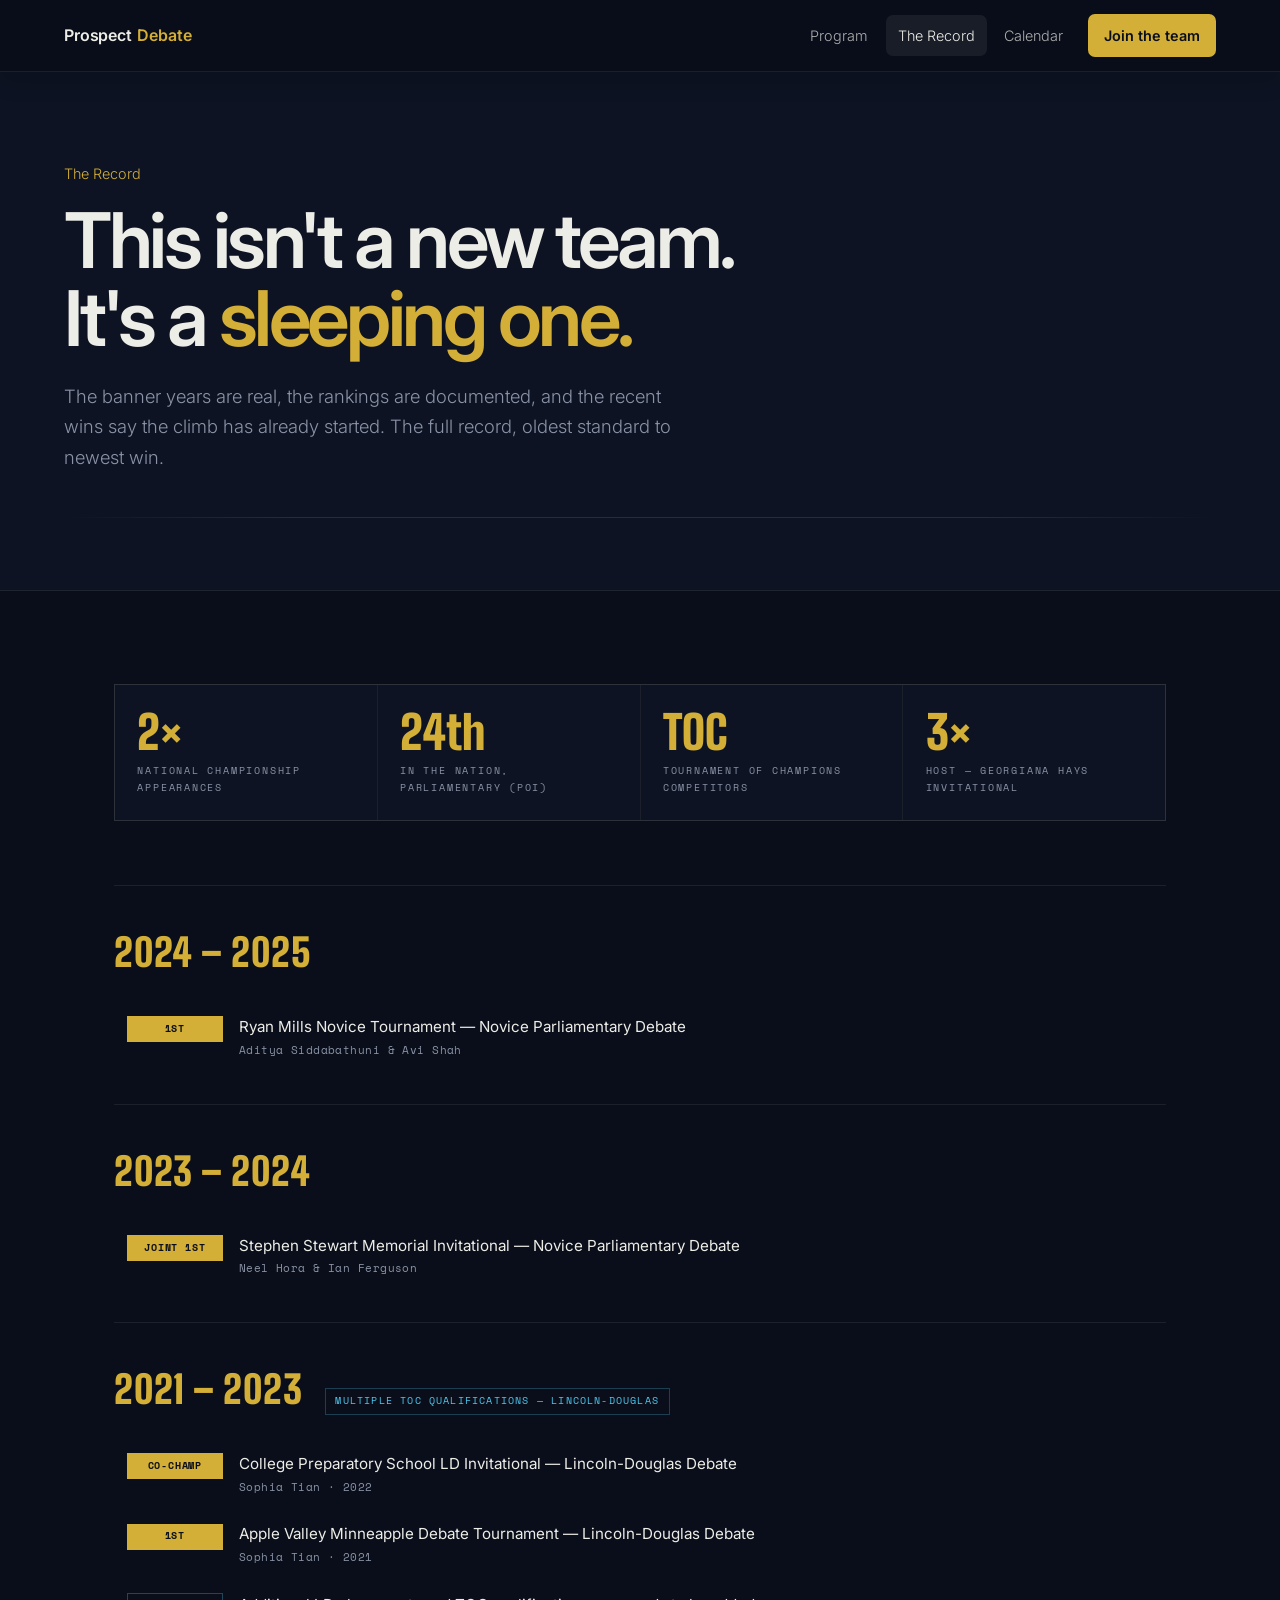
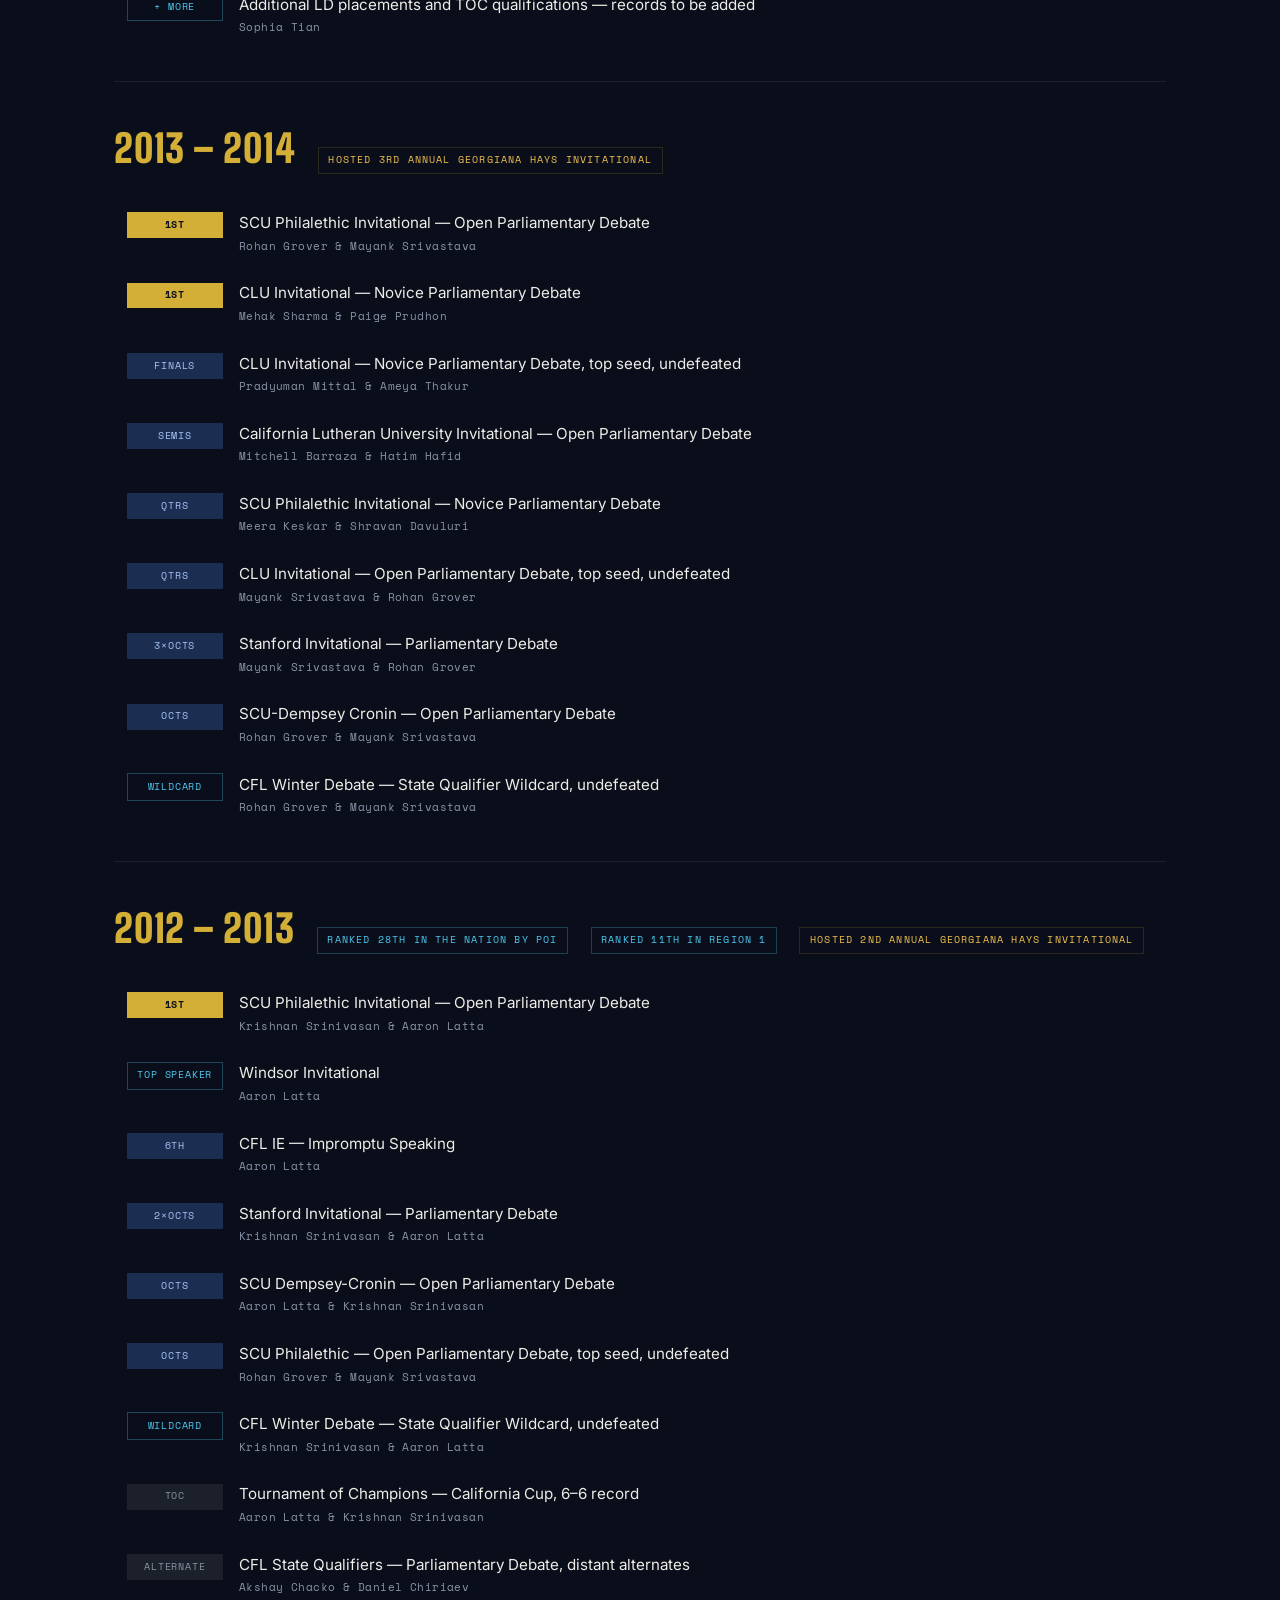
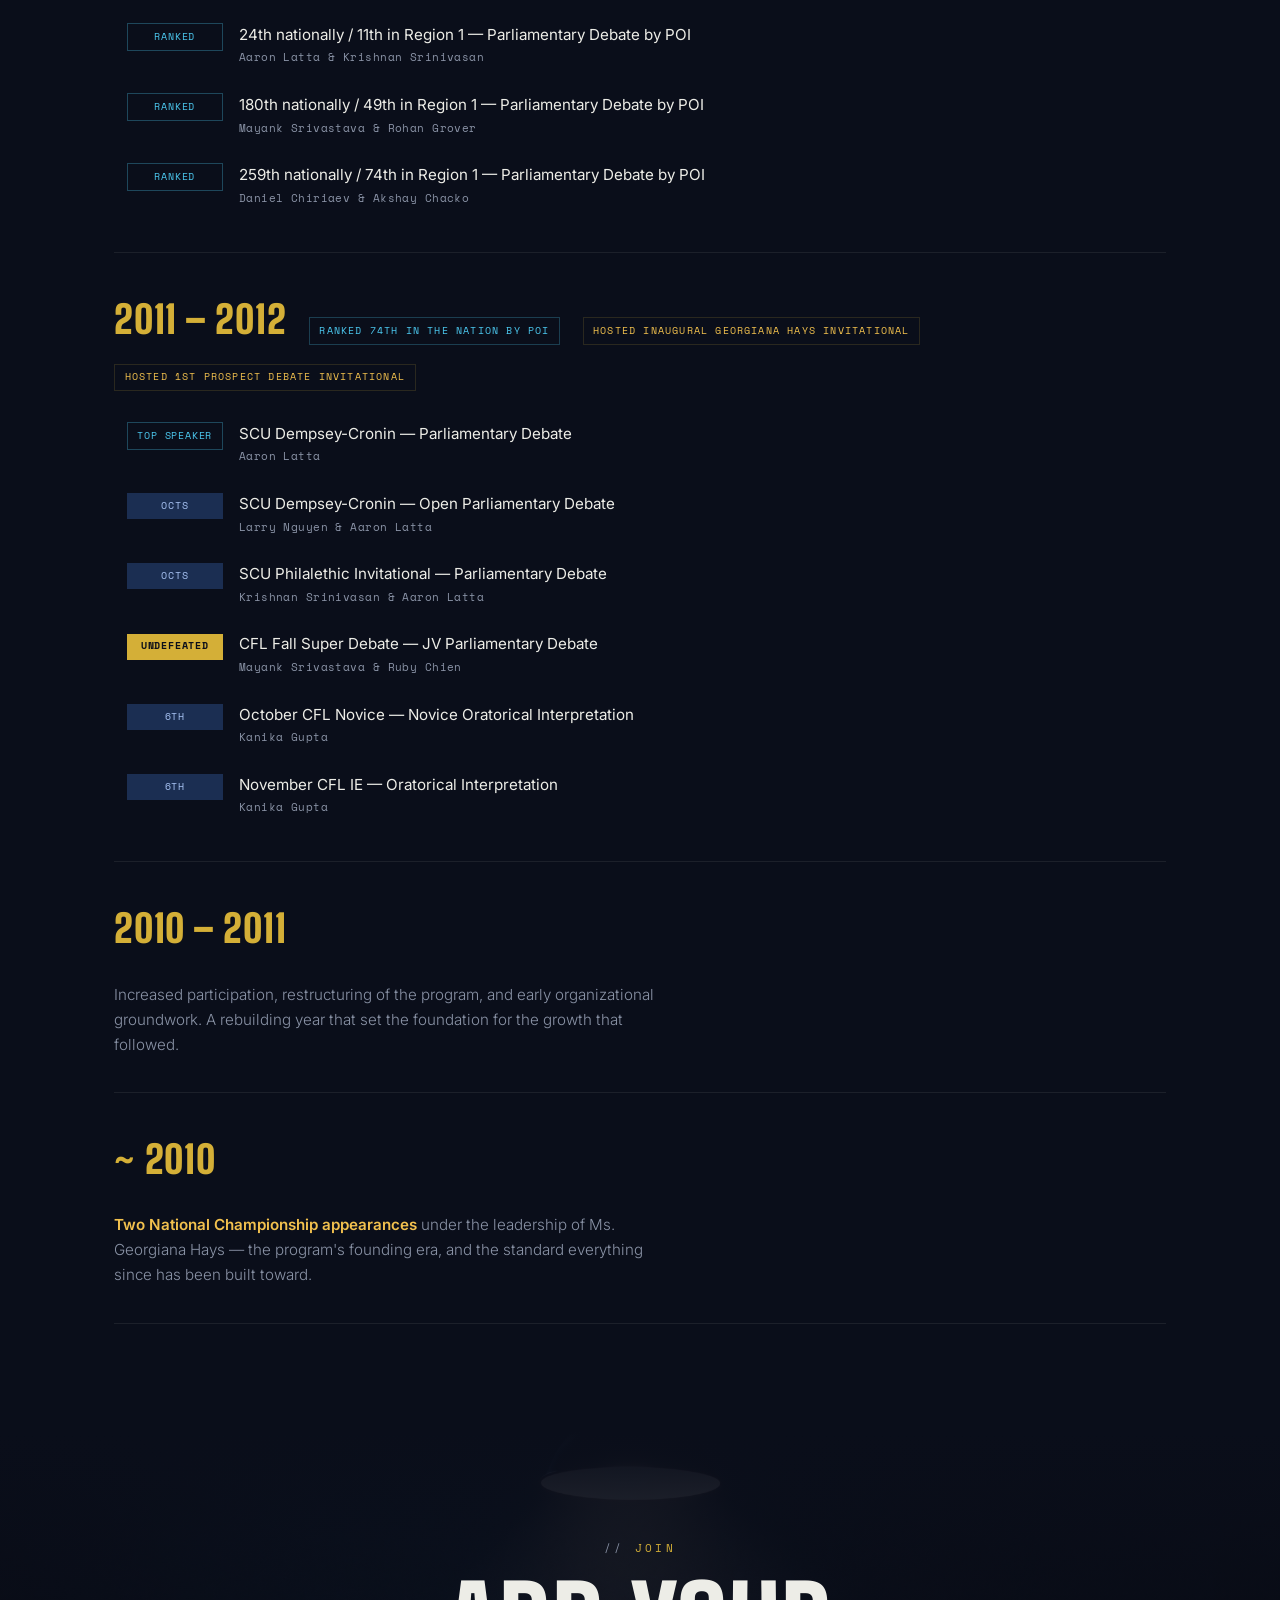
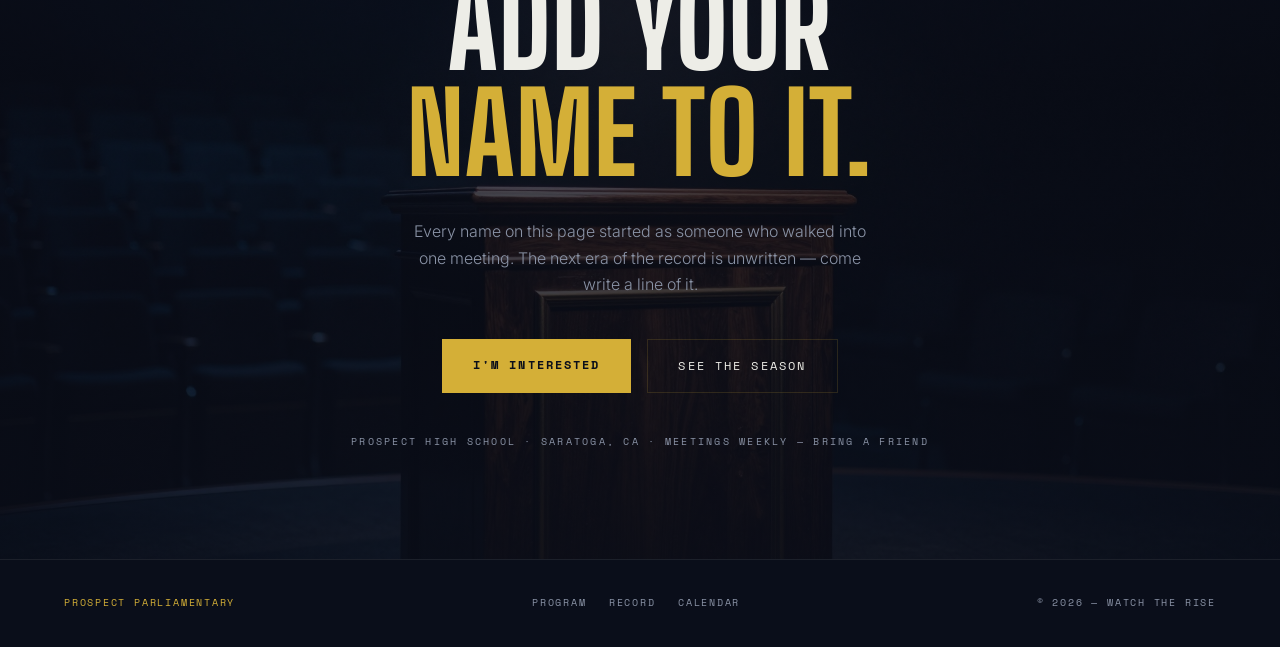
<file: history.html>
<!DOCTYPE html>
<html lang="en">
<head>
  <meta charset="UTF-8" />
  <meta name="viewport" content="width=device-width, initial-scale=1.0" />
  <meta http-equiv="refresh" content="0; url=record.html" />
  <title>The Record — Prospect Parliamentary Debate</title>
  <link rel="canonical" href="record.html" />
  <link rel="icon" href="images/panther.png" />
</head>
<body>
  <p><a href="record.html">View the Prospect Debate record</a></p>
  <script>location.replace("record.html");</script>
</body>
</html>
</file>
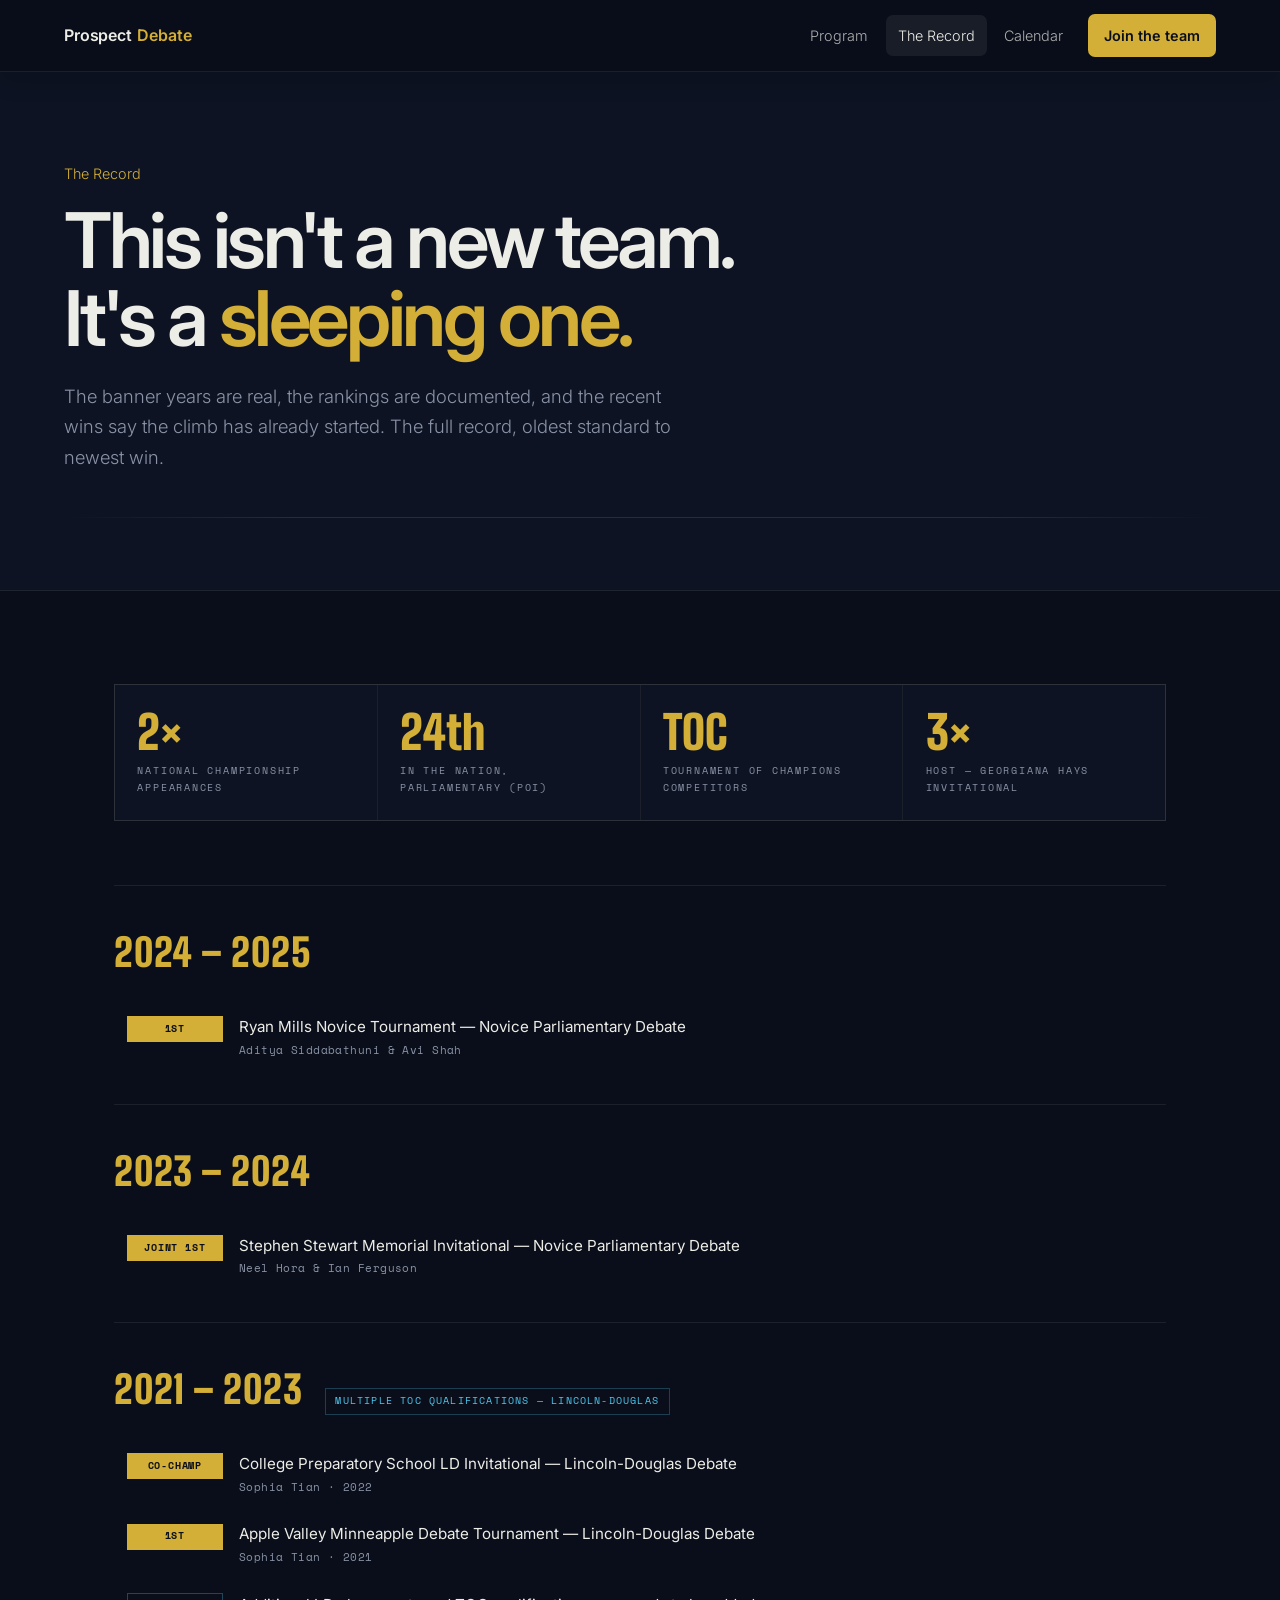
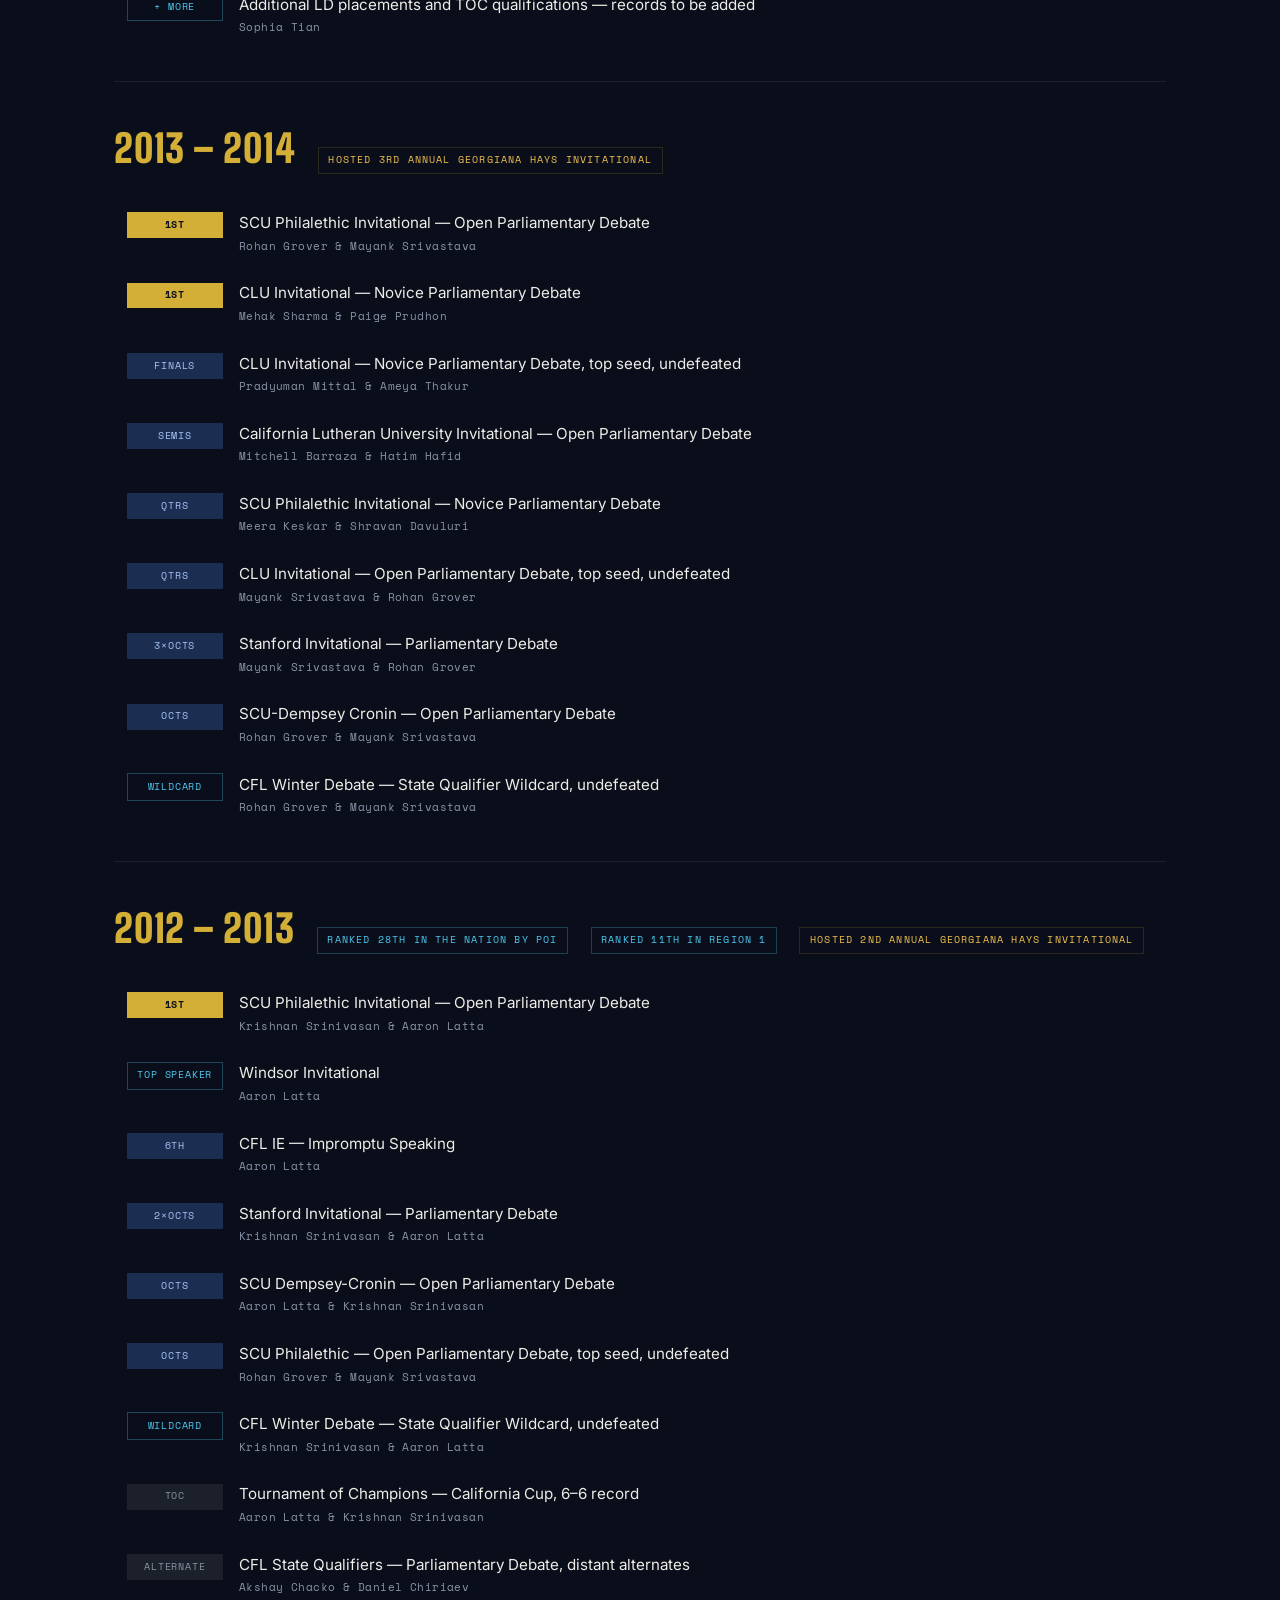
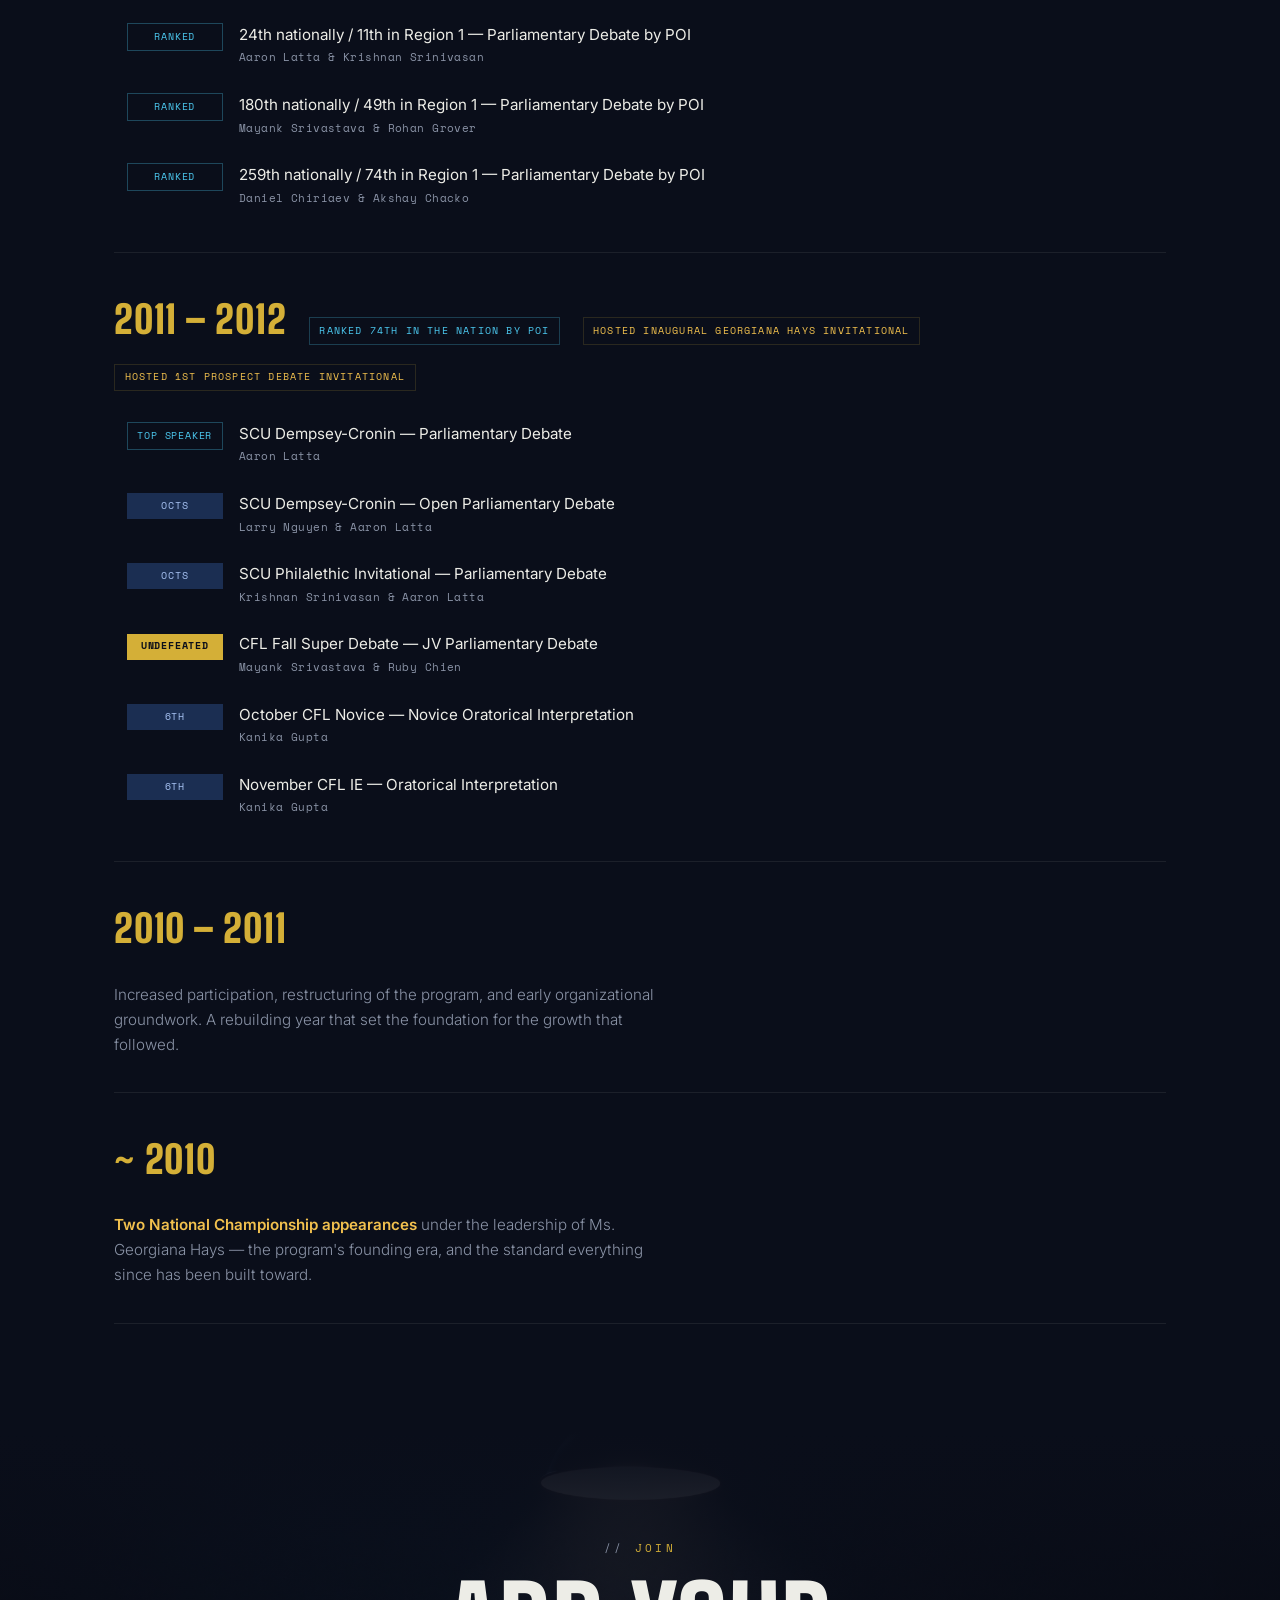
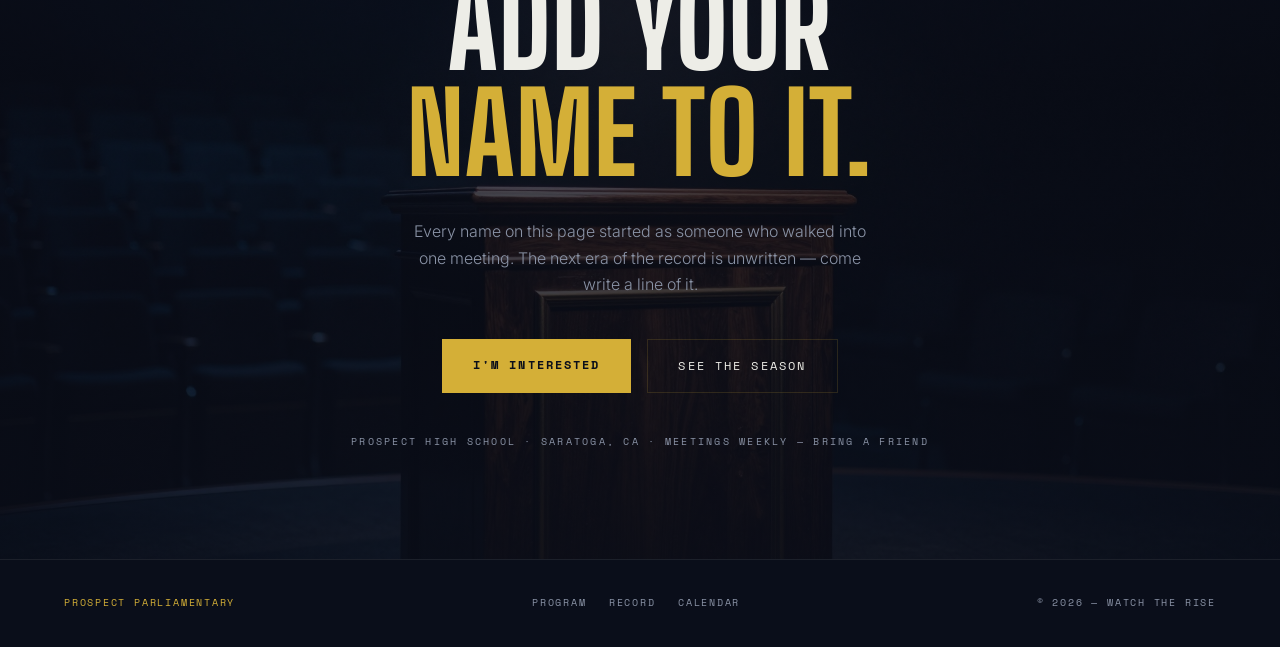
<file: record.html>
<!DOCTYPE html>
<html lang="en">
<head>
<meta charset="UTF-8" />
<meta name="viewport" content="width=device-width, initial-scale=1.0" />
<title>The Record — Prospect Parliamentary Debate</title>
<meta name="description" content="Prospect Debate's competitive record: national championship appearances, top-30 national rankings, TOC competitors, and the recent wins restarting the climb." />
<link rel="icon" href="images/panther.png" />
<link rel="preconnect" href="https://fonts.googleapis.com" />
<link rel="preconnect" href="https://fonts.gstatic.com" crossorigin />
<link href="https://fonts.googleapis.com/css2?family=Big+Shoulders+Display:wght@600;700;800;900&family=Inter:wght@300;400;500;600&family=Space+Mono:wght@400;700&display=swap" rel="stylesheet" />
<link rel="stylesheet" href="assets/site.css" />
</head>
<body>

<!-- ── NAV ── -->
<nav id="nav" aria-label="Primary">
  <a class="nav-brand" href="index.html" aria-label="Prospect Debate home">Prospect <span>Debate</span></a>
  <div class="nav-links">
    <a href="about.html">Program</a>
    <a href="record.html" aria-current="page">The Record</a>
    <a href="calendar.html">Calendar</a>
    <a class="nav-cta" href="#join">Join the team</a>
  </div>
  <button class="nav-burger" id="navBurger" aria-expanded="false" aria-controls="mobileMenu" aria-label="Open menu">
    <span></span><span></span><span></span>
  </button>
</nav>
<div class="mobile-menu" id="mobileMenu" hidden>
  <a href="about.html">Program</a>
  <a href="record.html" aria-current="page">The Record</a>
  <a href="calendar.html">Calendar</a>
  <a class="mobile-menu-cta" href="#join">Join the team</a>
</div>

<!-- ── PAGE HERO ── -->
<header class="page-hero">
  <div class="inner">
    <div class="kicker">The Record</div>
    <h1>This isn't a new team.<br/>It's a <span class="gold">sleeping one.</span></h1>
    <p class="page-intro">The banner years are real, the rankings are documented, and the recent wins say the climb has already started. The full record, oldest standard to newest win.</p>
    <hr class="rule" />
  </div>
</header>

<section id="record">
  <div class="wrap tight">
    <div class="record-stats">
      <div class="rstat reveal"><b>2×</b><span>National Championship appearances</span></div>
      <div class="rstat reveal"><b>24th</b><span>In the nation, Parliamentary (POI)</span></div>
      <div class="rstat reveal"><b>TOC</b><span>Tournament of Champions competitors</span></div>
      <div class="rstat reveal"><b>3×</b><span>Host — Georgiana Hays Invitational</span></div>
    </div>

    <!-- 2024–2025 -->
    <div class="tl-year reveal">
      <div class="tl-head"><div class="tl-label">2024 – 2025</div></div>
      <div class="tl-results">
        <div class="tl-row">
          <span class="pill win">1st</span>
          <div><div class="tl-main">Ryan Mills Novice Tournament — Novice Parliamentary Debate</div>
          <div class="tl-who">Aditya Siddabathuni &amp; Avi Shah</div></div>
        </div>
      </div>
    </div>

    <!-- 2023–2024 -->
    <div class="tl-year reveal">
      <div class="tl-head"><div class="tl-label">2023 – 2024</div></div>
      <div class="tl-results">
        <div class="tl-row">
          <span class="pill win">Joint 1st</span>
          <div><div class="tl-main">Stephen Stewart Memorial Invitational — Novice Parliamentary Debate</div>
          <div class="tl-who">Neel Hora &amp; Ian Ferguson</div></div>
        </div>
      </div>
    </div>

    <!-- 2021–2023 -->
    <div class="tl-year reveal">
      <div class="tl-head">
        <div class="tl-label">2021 – 2023</div>
        <span class="tl-note">Multiple TOC Qualifications — Lincoln-Douglas</span>
      </div>
      <div class="tl-results">
        <div class="tl-row">
          <span class="pill win">Co-Champ</span>
          <div><div class="tl-main">College Preparatory School LD Invitational — Lincoln-Douglas Debate</div>
          <div class="tl-who">Sophia Tian · 2022</div></div>
        </div>
        <div class="tl-row">
          <span class="pill win">1st</span>
          <div><div class="tl-main">Apple Valley Minneapple Debate Tournament — Lincoln-Douglas Debate</div>
          <div class="tl-who">Sophia Tian · 2021</div></div>
        </div>
        <div class="tl-row">
          <span class="pill rank">+ More</span>
          <div><div class="tl-main">Additional LD placements and TOC qualifications — records to be added</div>
          <div class="tl-who">Sophia Tian</div></div>
        </div>
      </div>
    </div>

    <!-- 2013–2014 -->
    <div class="tl-year reveal">
      <div class="tl-head">
        <div class="tl-label">2013 – 2014</div>
        <span class="tl-note hosted">Hosted 3rd Annual Georgiana Hays Invitational</span>
      </div>
      <div class="tl-results">
        <div class="tl-row">
          <span class="pill win">1st</span>
          <div><div class="tl-main">SCU Philalethic Invitational — Open Parliamentary Debate</div>
          <div class="tl-who">Rohan Grover &amp; Mayank Srivastava</div></div>
        </div>
        <div class="tl-row">
          <span class="pill win">1st</span>
          <div><div class="tl-main">CLU Invitational — Novice Parliamentary Debate</div>
          <div class="tl-who">Mehak Sharma &amp; Paige Prudhon</div></div>
        </div>
        <div class="tl-row">
          <span class="pill adv">Finals</span>
          <div><div class="tl-main">CLU Invitational — Novice Parliamentary Debate, top seed, undefeated</div>
          <div class="tl-who">Pradyuman Mittal &amp; Ameya Thakur</div></div>
        </div>
        <div class="tl-row">
          <span class="pill adv">Semis</span>
          <div><div class="tl-main">California Lutheran University Invitational — Open Parliamentary Debate</div>
          <div class="tl-who">Mitchell Barraza &amp; Hatim Hafid</div></div>
        </div>
        <div class="tl-row">
          <span class="pill adv">Qtrs</span>
          <div><div class="tl-main">SCU Philalethic Invitational — Novice Parliamentary Debate</div>
          <div class="tl-who">Meera Keskar &amp; Shravan Davuluri</div></div>
        </div>
        <div class="tl-row">
          <span class="pill adv">Qtrs</span>
          <div><div class="tl-main">CLU Invitational — Open Parliamentary Debate, top seed, undefeated</div>
          <div class="tl-who">Mayank Srivastava &amp; Rohan Grover</div></div>
        </div>
        <div class="tl-row">
          <span class="pill adv">3×Octs</span>
          <div><div class="tl-main">Stanford Invitational — Parliamentary Debate</div>
          <div class="tl-who">Mayank Srivastava &amp; Rohan Grover</div></div>
        </div>
        <div class="tl-row">
          <span class="pill adv">Octs</span>
          <div><div class="tl-main">SCU-Dempsey Cronin — Open Parliamentary Debate</div>
          <div class="tl-who">Rohan Grover &amp; Mayank Srivastava</div></div>
        </div>
        <div class="tl-row">
          <span class="pill rank">Wildcard</span>
          <div><div class="tl-main">CFL Winter Debate — State Qualifier Wildcard, undefeated</div>
          <div class="tl-who">Rohan Grover &amp; Mayank Srivastava</div></div>
        </div>
      </div>
    </div>

    <!-- 2012–2013 -->
    <div class="tl-year reveal">
      <div class="tl-head">
        <div class="tl-label">2012 – 2013</div>
        <span class="tl-note">Ranked 28th in the Nation by POI</span>
        <span class="tl-note">Ranked 11th in Region 1</span>
        <span class="tl-note hosted">Hosted 2nd Annual Georgiana Hays Invitational</span>
      </div>
      <div class="tl-results">
        <div class="tl-row">
          <span class="pill win">1st</span>
          <div><div class="tl-main">SCU Philalethic Invitational — Open Parliamentary Debate</div>
          <div class="tl-who">Krishnan Srinivasan &amp; Aaron Latta</div></div>
        </div>
        <div class="tl-row">
          <span class="pill rank">Top Speaker</span>
          <div><div class="tl-main">Windsor Invitational</div>
          <div class="tl-who">Aaron Latta</div></div>
        </div>
        <div class="tl-row">
          <span class="pill adv">6th</span>
          <div><div class="tl-main">CFL IE — Impromptu Speaking</div>
          <div class="tl-who">Aaron Latta</div></div>
        </div>
        <div class="tl-row">
          <span class="pill adv">2×Octs</span>
          <div><div class="tl-main">Stanford Invitational — Parliamentary Debate</div>
          <div class="tl-who">Krishnan Srinivasan &amp; Aaron Latta</div></div>
        </div>
        <div class="tl-row">
          <span class="pill adv">Octs</span>
          <div><div class="tl-main">SCU Dempsey-Cronin — Open Parliamentary Debate</div>
          <div class="tl-who">Aaron Latta &amp; Krishnan Srinivasan</div></div>
        </div>
        <div class="tl-row">
          <span class="pill adv">Octs</span>
          <div><div class="tl-main">SCU Philalethic — Open Parliamentary Debate, top seed, undefeated</div>
          <div class="tl-who">Rohan Grover &amp; Mayank Srivastava</div></div>
        </div>
        <div class="tl-row">
          <span class="pill rank">Wildcard</span>
          <div><div class="tl-main">CFL Winter Debate — State Qualifier Wildcard, undefeated</div>
          <div class="tl-who">Krishnan Srinivasan &amp; Aaron Latta</div></div>
        </div>
        <div class="tl-row">
          <span class="pill oth">TOC</span>
          <div><div class="tl-main">Tournament of Champions — California Cup, 6–6 record</div>
          <div class="tl-who">Aaron Latta &amp; Krishnan Srinivasan</div></div>
        </div>
        <div class="tl-row">
          <span class="pill oth">Alternate</span>
          <div><div class="tl-main">CFL State Qualifiers — Parliamentary Debate, distant alternates</div>
          <div class="tl-who">Akshay Chacko &amp; Daniel Chiriaev</div></div>
        </div>
        <div class="tl-row">
          <span class="pill rank">Ranked</span>
          <div><div class="tl-main">24th nationally / 11th in Region 1 — Parliamentary Debate by POI</div>
          <div class="tl-who">Aaron Latta &amp; Krishnan Srinivasan</div></div>
        </div>
        <div class="tl-row">
          <span class="pill rank">Ranked</span>
          <div><div class="tl-main">180th nationally / 49th in Region 1 — Parliamentary Debate by POI</div>
          <div class="tl-who">Mayank Srivastava &amp; Rohan Grover</div></div>
        </div>
        <div class="tl-row">
          <span class="pill rank">Ranked</span>
          <div><div class="tl-main">259th nationally / 74th in Region 1 — Parliamentary Debate by POI</div>
          <div class="tl-who">Daniel Chiriaev &amp; Akshay Chacko</div></div>
        </div>
      </div>
    </div>

    <!-- 2011–2012 -->
    <div class="tl-year reveal">
      <div class="tl-head">
        <div class="tl-label">2011 – 2012</div>
        <span class="tl-note">Ranked 74th in the Nation by POI</span>
        <span class="tl-note hosted">Hosted Inaugural Georgiana Hays Invitational</span>
        <span class="tl-note hosted">Hosted 1st Prospect Debate Invitational</span>
      </div>
      <div class="tl-results">
        <div class="tl-row">
          <span class="pill rank">Top Speaker</span>
          <div><div class="tl-main">SCU Dempsey-Cronin — Parliamentary Debate</div>
          <div class="tl-who">Aaron Latta</div></div>
        </div>
        <div class="tl-row">
          <span class="pill adv">Octs</span>
          <div><div class="tl-main">SCU Dempsey-Cronin — Open Parliamentary Debate</div>
          <div class="tl-who">Larry Nguyen &amp; Aaron Latta</div></div>
        </div>
        <div class="tl-row">
          <span class="pill adv">Octs</span>
          <div><div class="tl-main">SCU Philalethic Invitational — Parliamentary Debate</div>
          <div class="tl-who">Krishnan Srinivasan &amp; Aaron Latta</div></div>
        </div>
        <div class="tl-row">
          <span class="pill win">Undefeated</span>
          <div><div class="tl-main">CFL Fall Super Debate — JV Parliamentary Debate</div>
          <div class="tl-who">Mayank Srivastava &amp; Ruby Chien</div></div>
        </div>
        <div class="tl-row">
          <span class="pill adv">6th</span>
          <div><div class="tl-main">October CFL Novice — Novice Oratorical Interpretation</div>
          <div class="tl-who">Kanika Gupta</div></div>
        </div>
        <div class="tl-row">
          <span class="pill adv">6th</span>
          <div><div class="tl-main">November CFL IE — Oratorical Interpretation</div>
          <div class="tl-who">Kanika Gupta</div></div>
        </div>
      </div>
    </div>

    <!-- 2010–2011 -->
    <div class="tl-year reveal">
      <div class="tl-head"><div class="tl-label">2010 – 2011</div></div>
      <p class="tl-narrative">Increased participation, restructuring of the program, and early organizational groundwork. A rebuilding year that set the foundation for the growth that followed.</p>
    </div>

    <!-- ~2010 -->
    <div class="tl-year reveal">
      <div class="tl-head"><div class="tl-label">~ 2010</div></div>
      <p class="tl-narrative"><b>Two National Championship appearances</b> under the leadership of Ms. Georgiana Hays — the program's founding era, and the standard everything since has been built toward.</p>
    </div>

  </div>
</section>

<!-- ── JOIN (shared CTA) ── -->
<section class="join" id="join">
  <div class="wrap">
    <div class="kicker reveal">Join</div>
    <h2 class="reveal">Add your <span class="gold">name to it.</span></h2>
    <p class="reveal">Every name on this page started as someone who walked into one meeting. The next era of the record is unwritten — come write a line of it.</p>
    <div class="join-actions reveal">
      <a class="btn btn-gold" href="mailto:prospectparli@gmail.com?subject=I%27m%20interested%20in%20joining%20Prospect%20Debate">I'm Interested</a>
      <a class="btn btn-ghost" href="calendar.html">See the Season</a>
    </div>
    <div class="join-meta reveal">Prospect High School · Saratoga, CA · Meetings weekly — bring a friend</div>
  </div>
</section>

<footer>
  <div class="f-brand">PROSPECT PARLIAMENTARY</div>
  <nav class="foot-links" aria-label="Footer">
    <a href="about.html">Program</a>
    <a href="record.html">Record</a>
    <a href="calendar.html">Calendar</a>
  </nav>
  <div>© <span id="yr"></span> — WATCH THE RISE</div>
</footer>

<script src="assets/site.js"></script>
</body>
</html>
</file>
<file: assets/site.css>
/* ═══════════════════════════ TOKENS ═══════════════════════════ */
*, *::before, *::after { box-sizing: border-box; margin: 0; padding: 0; }

:root {
  --ink:        #0A0E1A;
  --ink-2:      #0D1322;
  --navy:       #152A4E;
  --blue:       #2C4E8A;
  --gold:       #D4AF37;
  --gold-hi:    #F2C14E;
  --bone:       #EDEDE7;
  --muted:      #8A93A6;
  --line:       rgba(212, 175, 55, 0.16);
  --line-soft:  rgba(237, 237, 231, 0.08);
  --cyan:       #4CC9F0;

  --font-head:  'Big Shoulders Display', sans-serif;
  --font-body:  'Inter', sans-serif;
  --font-mono:  'Space Mono', monospace;

  --pad: clamp(1.25rem, 5vw, 6rem);
}

html { scroll-behavior: smooth; }
html, body { overflow-x: clip; }

body {
  font-family: var(--font-body);
  font-weight: 300;
  background: var(--ink);
  color: var(--bone);
  line-height: 1.65;
  -webkit-font-smoothing: antialiased;
}

::selection { background: var(--gold); color: var(--ink); }

a { color: inherit; text-decoration: none; }
img { max-width: 100%; display: block; }

:focus-visible { outline: 2px solid var(--gold); outline-offset: 3px; }

/* ═══════════════════════════ SITE NAVIGATION ═══════════════════════════ */
#nav {
  position: fixed; top: 0; left: 0; right: 0;
  z-index: 80;
  display: flex; align-items: center; justify-content: space-between;
  gap: 2rem;
  height: 72px;
  padding: 0 var(--pad);
  background: rgba(10, 14, 26, .96);
  border-bottom: 1px solid var(--line-soft);
  box-shadow: 0 8px 24px rgba(0, 0, 0, .14);
}
.nav-brand {
  display: inline-flex; align-items: baseline; gap: .35rem;
  font-family: var(--font-body);
  font-weight: 600; font-size: 1rem;
  letter-spacing: -.01em;
  white-space: nowrap;
}
.nav-brand span { color: var(--gold); }
.nav-links {
  display: flex; align-items: center; gap: .35rem;
  margin-left: auto;
  font-size: .9rem;
}
.nav-links > a:not(.nav-cta) {
  color: rgba(237, 237, 231, .72);
  padding: .55rem .75rem;
  border-radius: 7px;
  transition: color .2s, background .2s;
}
.nav-links > a:not(.nav-cta):hover,
.nav-links > a:not(.nav-cta)[aria-current="page"] {
  color: var(--bone);
  background: rgba(237, 237, 231, .07);
}
.nav-cta {
  color: var(--ink);
  background: var(--gold);
  font-weight: 600;
  padding: .6rem 1rem;
  margin-left: .45rem;
  border-radius: 7px;
  transition: background .2s;
  white-space: nowrap;
}
.nav-cta:hover { background: var(--gold-hi); }
.nav-burger {
  display: none;
  flex-direction: column; justify-content: center; gap: 5px;
  width: 40px; height: 40px;
  background: transparent; border: 1px solid var(--line-soft); border-radius: 7px; cursor: pointer;
  padding: 0 9px;
}
.nav-burger span { display: block; width: 100%; height: 2px; background: var(--bone); transition: transform .2s, opacity .2s; }
.nav-burger[aria-expanded="true"] span:nth-child(1) { transform: translateY(7px) rotate(45deg); }
.nav-burger[aria-expanded="true"] span:nth-child(2) { opacity: 0; }
.nav-burger[aria-expanded="true"] span:nth-child(3) { transform: translateY(-7px) rotate(-45deg); }

.mobile-menu {
  position: fixed;
  top: 80px; right: max(1rem, var(--pad)); left: max(1rem, var(--pad));
  z-index: 79;
  background: var(--ink-2);
  border: 1px solid var(--line-soft);
  border-radius: 10px;
  box-shadow: 0 18px 48px rgba(0, 0, 0, .4);
  display: flex; flex-direction: column;
  padding: .5rem;
  gap: .15rem;
}
.mobile-menu[hidden] { display: none; }
.mobile-menu a {
  font-size: 1rem;
  color: rgba(237, 237, 231, .82);
  padding: .8rem .9rem;
  border-radius: 7px;
}
.mobile-menu a:active, .mobile-menu a:hover,
.mobile-menu a[aria-current="page"] { color: var(--bone); background: rgba(237, 237, 231, .07); }
.mobile-menu .mobile-menu-cta {
  color: var(--ink);
  background: var(--gold);
  font-weight: 600;
  text-align: center;
  margin-top: .3rem;
}

@media (max-width: 720px) {
  #nav { height: 64px; }
  .nav-links { display: none; }
  .nav-burger { display: flex; }
  .mobile-menu { top: 72px; }
}

/* ═══════════════════════════ HERO (landing) ═══════════════════════════ */
.hero {
  position: relative;
  min-height: min(860px, 100svh);
  overflow: clip;
  display: flex;
  align-items: center;
}
.hero-bg {
  position: absolute; inset: 0;
  background: url("images/panther-hero.jpg") center 38% / cover no-repeat;
}
@media (max-width: 640px) {
  .hero { min-height: 760px; align-items: flex-end; }
  .hero-bg { background-position: 58% center; }
}
.hero-shade {
  position: absolute; inset: 0;
  background:
    linear-gradient(90deg, rgba(10, 14, 26, .94) 0%, rgba(10, 14, 26, .72) 42%, rgba(10, 14, 26, .15) 72%),
    linear-gradient(0deg, rgba(10, 14, 26, .7) 0%, transparent 45%);
}
.hero-content {
  position: relative;
  width: min(100%, 1180px);
  margin: 0 auto;
  padding: 112px var(--pad) 72px;
}
.hero-kicker {
  font-size: .92rem;
  font-weight: 500;
  color: var(--gold);
  margin-bottom: 1rem;
}
.hero h1 {
  font-family: var(--font-body);
  font-weight: 600;
  font-size: clamp(3rem, 7vw, 5.75rem);
  line-height: 1;
  letter-spacing: -.055em;
  max-width: 10ch;
}
.hero-sub {
  margin-top: 1.5rem;
  font-size: clamp(1rem, 1.8vw, 1.15rem);
  color: rgba(237, 237, 231, .76);
  max-width: 52ch;
}
.hero-actions {
  display: flex;
  flex-wrap: wrap;
  gap: .75rem;
  margin-top: 2rem;
}
.hero-button {
  display: inline-flex;
  align-items: center;
  justify-content: center;
  min-height: 46px;
  padding: .75rem 1.1rem;
  border-radius: 7px;
  font-size: .92rem;
  font-weight: 600;
  transition: background .2s, border-color .2s;
}
.hero-button-primary { color: var(--ink); background: var(--gold); }
.hero-button-primary:hover { background: var(--gold-hi); }
.hero-button-secondary { border: 1px solid rgba(237, 237, 231, .3); background: rgba(10, 14, 26, .25); }
.hero-button-secondary:hover { border-color: rgba(237, 237, 231, .55); background: rgba(237, 237, 231, .07); }

/* ═══════════════════════════ PAGE HERO (subpages) ═══════════════════════════ */
.page-hero {
  position: relative;
  padding: clamp(8.5rem, 18vh, 11rem) var(--pad) clamp(3.5rem, 8vh, 5rem);
  background: var(--ink-2);
  border-bottom: 1px solid var(--line-soft);
}
.page-hero .inner { position: relative; max-width: 1180px; margin: 0 auto; }
.page-hero .kicker { font-family: var(--font-body); font-size: .9rem; letter-spacing: 0; text-transform: none; }
.page-hero .kicker::before { content: none; }
.page-hero h1 {
  font-family: var(--font-body);
  font-weight: 600;
  font-size: clamp(2.75rem, 6vw, 5rem);
  line-height: 1.02;
  letter-spacing: -.045em;
  margin: .5rem 0 1.4rem;
}
.page-hero h1 .gold { color: var(--gold); }
.page-intro { color: var(--muted); max-width: 58ch; font-size: clamp(.98rem, 1.7vw, 1.15rem); }
.page-hero .rule { margin: clamp(2rem, 5vh, 3.5rem) 0 0; }

/* ═══════════════════════════ SHARED SECTION CHROME ═══════════════════════════ */
section { position: relative; }
.wrap { max-width: 1180px; margin: 0 auto; padding: clamp(5rem, 12vh, 9rem) var(--pad); }
.wrap-wide { max-width: 1380px; margin: 0 auto; padding: clamp(5rem, 12vh, 9rem) var(--pad); }
.wrap.tight, .wrap-wide.tight { padding-top: clamp(2rem, 5vh, 3.5rem); }

.kicker {
  font-family: var(--font-mono);
  font-size: .68rem; letter-spacing: .3em;
  text-transform: uppercase; color: var(--gold);
  margin-bottom: 1rem;
}
.kicker::before { content: "// "; color: var(--muted); }
h2 {
  font-family: var(--font-head);
  font-weight: 800;
  font-size: clamp(2.4rem, 6vw, 4.6rem);
  line-height: .95;
  text-transform: uppercase;
  letter-spacing: .01em;
  margin-bottom: 1.2rem;
}
.section-intro { color: var(--muted); max-width: 58ch; font-size: clamp(.95rem, 1.6vw, 1.05rem); }

/* reveal on scroll */
.reveal { opacity: 0; transform: translateY(26px); transition: opacity .8s cubic-bezier(.2,.6,.2,1), transform .8s cubic-bezier(.2,.6,.2,1); }
.reveal.in { opacity: 1; transform: none; }

/* gold hairline */
.rule {
  height: 1px; border: 0;
  background: linear-gradient(to right, transparent, var(--line) 20%, var(--line) 80%, transparent);
  margin: 0 var(--pad);
}

/* ═══════════════════════════ PORTAL (landing entry cards) ═══════════════════════════ */
.portal-grid {
  display: grid;
  grid-template-columns: repeat(auto-fit, minmax(260px, 1fr));
  gap: clamp(1rem, 2vw, 1.5rem);
  margin-top: 3rem;
}
.portal-card {
  background: var(--ink-2);
  border: 1px solid var(--line-soft);
  border-radius: 12px;
  overflow: hidden;
  transition: border-color .25s ease, transform .25s ease, box-shadow .25s ease;
}
.portal-card:hover {
  border-color: rgba(212, 175, 55, .38);
  transform: translateY(-3px);
  box-shadow: 0 18px 42px rgba(0, 0, 0, .24);
}
.portal-visual {
  aspect-ratio: 16 / 9;
  overflow: hidden;
  background: #111827;
}
.portal-visual img {
  width: 100%; height: 100%; object-fit: cover;
  transition: transform .45s ease;
}
.portal-card:hover .portal-visual img { transform: scale(1.025); }
.portal-content { padding: clamp(1.35rem, 2.5vw, 1.8rem); }
.portal-card h3 {
  font-family: var(--font-body); font-weight: 600;
  font-size: clamp(1.35rem, 2.4vw, 1.7rem);
  letter-spacing: -.025em;
  margin-bottom: .45rem;
}
.portal-card p { color: var(--muted); font-size: .95rem; }
.portal-card .go {
  font-size: .9rem; font-weight: 600;
  color: var(--gold); margin-top: 1rem;
}
.portal-card .go::after { content: " →"; }

/* ═══════════════════════════ REBUILD (statement) ═══════════════════════════ */
.rebuild {
  position: relative;
  background: url("images/gold-fracture.jpg") center / cover no-repeat fixed;
  overflow: clip;
}
@media (hover: none) { .rebuild { background-attachment: scroll; } }
.rebuild::before {
  content: "";
  position: absolute; inset: 0;
  background: linear-gradient(to bottom, var(--ink) 0%, rgba(10,14,26,.82) 18%, rgba(10,14,26,.82) 82%, var(--ink) 100%);
}
.rebuild .wrap { position: relative; min-height: 82svh; display: flex; flex-direction: column; justify-content: center; }
.statement {
  font-family: var(--font-head);
  font-weight: 700;
  font-size: clamp(1.9rem, 4.6vw, 3.8rem);
  line-height: 1.14;
  text-transform: uppercase;
  max-width: 26ch;
}
.statement .w {
  opacity: .1;
  filter: blur(4px);
  transition: opacity .5s ease, filter .5s ease, color .5s ease;
  will-change: opacity, filter;
}
.statement .w.lit { opacity: 1; filter: blur(0); }
.statement .w.gold.lit { color: var(--gold); }
.rebuild-tag {
  margin-top: 2.4rem;
  font-family: var(--font-mono);
  font-size: .72rem; letter-spacing: .26em;
  text-transform: uppercase; color: var(--muted);
}
.rebuild-tag b { color: var(--gold-hi); font-weight: 700; }

/* ═══════════════════════════ GAIN (cards) ═══════════════════════════ */
.gain-grid {
  display: grid;
  grid-template-columns: repeat(auto-fit, minmax(290px, 1fr));
  gap: 1px;
  background: var(--line-soft);
  border: 1px solid var(--line-soft);
  margin-top: 3.2rem;
}
.gain-card {
  background: var(--ink-2);
  padding: clamp(1.6rem, 3vw, 2.4rem);
  position: relative;
  overflow: hidden;
  transition: background .35s ease;
}
.gain-card::after {
  content: "";
  position: absolute; left: 0; right: 100%; bottom: 0;
  height: 2px; background: var(--gold);
  transition: right .45s cubic-bezier(.2,.6,.2,1);
}
.gain-card:hover { background: #111a30; }
.gain-card:hover::after { right: 0; }
.gain-num {
  font-family: var(--font-mono);
  font-size: .68rem; letter-spacing: .2em;
  color: var(--gold);
  margin-bottom: 1.6rem;
}
.gain-card h3 {
  font-family: var(--font-head);
  font-weight: 800; font-size: 1.6rem;
  text-transform: uppercase; letter-spacing: .02em;
  margin-bottom: .7rem;
}
.gain-card p { color: var(--muted); font-size: .92rem; }

/* ═══════════════════════════ FORMAT (how a round works) ═══════════════════════════ */
.format { background: var(--ink-2); }
.format-cols {
  display: grid;
  grid-template-columns: minmax(0, 5fr) minmax(0, 7fr);
  gap: clamp(2.5rem, 6vw, 5rem);
  align-items: start;
  margin-top: 3rem;
}
@media (max-width: 900px) { .format-cols { grid-template-columns: 1fr; } }
.format-steps { display: flex; flex-direction: column; gap: 1.7rem; }
.fstep { display: grid; grid-template-columns: auto 1fr; gap: 1.1rem; }
.fstep-n {
  font-family: var(--font-mono); font-size: .68rem;
  color: var(--gold); letter-spacing: .15em;
  padding-top: .3rem;
}
.fstep h4 {
  font-family: var(--font-head); font-weight: 800;
  font-size: 1.25rem; text-transform: uppercase;
  letter-spacing: .03em; margin-bottom: .25rem;
}
.fstep p { color: var(--muted); font-size: .9rem; }
.speech-order { border: 1px solid var(--line-soft); padding: clamp(1.4rem, 3vw, 2.2rem); background: var(--ink); }
.speech-order-label {
  font-family: var(--font-mono); font-size: .62rem;
  letter-spacing: .26em; text-transform: uppercase;
  color: var(--muted); margin-bottom: 1.5rem;
}
.speech { margin-bottom: 1.05rem; }
.speech:last-child { margin-bottom: 0; }
.speech-meta {
  display: flex; justify-content: space-between; align-items: baseline;
  font-family: var(--font-mono); font-size: .7rem;
  letter-spacing: .1em; margin-bottom: .38rem;
}
.speech-meta .s-name { color: var(--bone); }
.speech-meta .s-time { color: var(--gold); }
.speech-bar { height: 4px; background: rgba(237,237,231,.07); position: relative; overflow: hidden; }
.speech-bar i {
  position: absolute; inset: 0; right: 100%;
  background: linear-gradient(to right, var(--navy), var(--gold));
  transition: right 1.1s cubic-bezier(.2,.6,.2,1);
}
.speech-bar.gov i { background: linear-gradient(to right, var(--gold) 60%, var(--gold-hi)); }
.speech-bar.opp i { background: linear-gradient(to right, var(--navy), var(--blue)); }
.in .speech-bar i { right: var(--r, 0%); }

/* ═══════════════════════════ RECORD (timeline) ═══════════════════════════ */
.record-stats {
  display: grid;
  grid-template-columns: repeat(auto-fit, minmax(190px, 1fr));
  gap: 1px; background: var(--line-soft);
  border: 1px solid var(--line-soft);
  margin: 3rem 0 4rem;
}
.rstat { background: var(--ink-2); padding: 1.5rem 1.4rem; }
.rstat b {
  display: block;
  font-family: var(--font-head); font-weight: 900;
  font-size: clamp(2rem, 4vw, 2.9rem);
  color: var(--gold); line-height: 1;
}
.rstat span {
  font-family: var(--font-mono); font-size: .62rem;
  letter-spacing: .18em; text-transform: uppercase;
  color: var(--muted); display: block; margin-top: .5rem;
}
.tl-year { border-top: 1px solid var(--line-soft); padding: 2.2rem 0; }
.tl-year:last-child { border-bottom: 1px solid var(--line-soft); }
.tl-head { display: flex; flex-wrap: wrap; align-items: baseline; gap: .8rem 1.4rem; margin-bottom: 1.3rem; }
.tl-label {
  font-family: var(--font-head); font-weight: 900;
  font-size: clamp(1.7rem, 3.4vw, 2.4rem);
  color: var(--gold); letter-spacing: .02em;
}
.tl-note {
  font-family: var(--font-mono); font-size: .62rem;
  letter-spacing: .12em; text-transform: uppercase;
  color: var(--cyan);
  border: 1px solid rgba(76, 201, 240, .25);
  padding: .28rem .6rem;
}
.tl-note.hosted { color: var(--gold-hi); border-color: var(--line); }
.tl-results { display: grid; gap: .45rem; }
.tl-row {
  display: grid; grid-template-columns: 96px 1fr;
  gap: 1rem; align-items: baseline;
  padding: .55rem .8rem;
  transition: background .25s;
}
.tl-row:hover { background: rgba(237,237,231,.03); }
.pill {
  font-family: var(--font-mono); font-size: .62rem;
  letter-spacing: .08em; text-transform: uppercase;
  text-align: center; padding: .3rem .3rem;
  white-space: nowrap;
}
.pill.win  { background: var(--gold); color: var(--ink); font-weight: 700; }
.pill.adv  { background: rgba(44, 78, 138, .5); color: #A9C4F5; }
.pill.rank { background: transparent; border: 1px solid rgba(76,201,240,.3); color: var(--cyan); }
.pill.oth  { background: rgba(237,237,231,.08); color: var(--muted); }
.tl-main { font-weight: 400; font-size: .95rem; }
.tl-who { font-family: var(--font-mono); font-size: .68rem; color: var(--muted); letter-spacing: .04em; margin-top: .15rem; }
.tl-narrative { color: var(--muted); max-width: 62ch; font-size: .95rem; }
.tl-narrative b { color: var(--gold-hi); font-weight: 600; }

/* ═══════════════════════════ CALENDAR ═══════════════════════════ */
.cal-heading { display: flex; flex-wrap: wrap; align-items: flex-end; justify-content: space-between; gap: 1.5rem; }
.cal-count {
  font-family: var(--font-head); font-weight: 900;
  text-align: right; line-height: 1;
}
.cal-count b { display: block; font-size: clamp(2.6rem, 5vw, 3.8rem); color: var(--gold); }
.cal-count span {
  font-family: var(--font-mono); font-size: .6rem;
  letter-spacing: .24em; text-transform: uppercase; color: var(--muted);
}
.cal-tools { display: flex; flex-wrap: wrap; gap: .7rem; margin: 2.6rem 0 1.1rem; }
.cal-tools input, .cal-tools select {
  font-family: var(--font-mono); font-size: .72rem;
  letter-spacing: .05em;
  background: var(--ink); color: var(--bone);
  border: 1px solid var(--line-soft);
  padding: .6rem .8rem;
  min-width: 150px;
}
.cal-tools input { flex: 1 1 240px; }
.cal-tools input::placeholder { color: var(--muted); }
.cal-tools input:focus, .cal-tools select:focus { outline: none; border-color: var(--gold); }
.cal-scroll { overflow-x: auto; border: 1px solid var(--line-soft); }
table.caltab { width: 100%; border-collapse: collapse; min-width: 760px; background: var(--ink); }
.caltab thead th {
  font-family: var(--font-mono); font-size: .6rem;
  letter-spacing: .22em; text-transform: uppercase;
  color: var(--gold); text-align: left;
  padding: .85rem 1rem;
  border-bottom: 1px solid var(--line);
  position: sticky; top: 0;
  background: var(--ink);
}
.caltab tbody td {
  padding: .8rem 1rem;
  border-bottom: 1px solid rgba(237,237,231,.05);
  vertical-align: top;
  font-size: .88rem;
}
.caltab tbody tr { transition: background .2s; }
.caltab tbody tr:hover { background: rgba(212,175,55,.045); }
.c-date { font-family: var(--font-mono); font-size: .72rem; color: var(--muted); white-space: nowrap; }
.c-name a { color: var(--bone); border-bottom: 1px solid var(--line); transition: color .2s, border-color .2s; }
.c-name a:hover { color: var(--gold-hi); border-color: var(--gold-hi); }
.c-loc { color: var(--muted); font-size: .8rem; }
.c-loc.online { color: var(--cyan); }
.c-notes { min-width: 170px; }
.note-box {
  min-height: 1.4em;
  font-family: var(--font-mono); font-size: .72rem;
  color: var(--gold-hi);
  outline: none; cursor: text;
  border-bottom: 1px dashed transparent;
  transition: border-color .2s;
}
.note-box:empty::before { content: "+ note"; color: rgba(138,147,166,.5); }
.note-box:hover, .note-box:focus { border-color: var(--line); }
.cal-empty {
  display: none; padding: 2.2rem; text-align: center;
  font-family: var(--font-mono); font-size: .75rem;
  letter-spacing: .1em; color: var(--muted);
}
.cal-empty.show { display: block; }

/* ═══════════════════════════ ROOM (photos) ═══════════════════════════ */
.room-grid {
  display: grid;
  grid-template-columns: repeat(6, 1fr);
  gap: .6rem;
  margin-top: 3rem;
}
.ph {
  position: relative; overflow: hidden;
  border: 1px solid var(--line-soft);
  aspect-ratio: 4 / 3;
}
.ph img {
  width: 100%; height: 100%; object-fit: cover;
  filter: grayscale(.85) contrast(1.05) brightness(.82);
  transform: scale(1.02);
  transition: filter .6s ease, transform .6s ease;
}
.ph:hover img { filter: grayscale(0) contrast(1) brightness(1); transform: scale(1.07); }
.ph figcaption {
  position: absolute; left: 0; right: 0; bottom: 0;
  padding: 1.6rem .8rem .6rem;
  background: linear-gradient(to top, rgba(10,14,26,.85), transparent);
  font-family: var(--font-mono); font-size: .58rem;
  letter-spacing: .2em; text-transform: uppercase;
  color: var(--gold-hi);
  opacity: 0; transition: opacity .4s ease;
}
.ph:hover figcaption { opacity: 1; }
.ph.big { grid-column: span 3; grid-row: span 2; }
.ph.med { grid-column: span 3; }
.ph.sm  { grid-column: span 2; }
@media (max-width: 760px) {
  .room-grid { grid-template-columns: repeat(2, 1fr); }
  .ph.big, .ph.med { grid-column: span 2; }
  .ph.sm { grid-column: span 1; }
}

/* ═══════════════════════════ JOIN (shared CTA) ═══════════════════════════ */
.join {
  position: relative;
  background: url("images/chamber.jpg") center 30% / cover no-repeat;
  overflow: clip;
}
.join::before {
  content: "";
  position: absolute; inset: 0;
  background: linear-gradient(to bottom, var(--ink) 0%, rgba(10,14,26,.72) 35%, rgba(10,14,26,.86) 100%);
}
.join .wrap { position: relative; min-height: 68svh; display: flex; flex-direction: column; justify-content: center; text-align: center; align-items: center; }
.join h2 { font-size: clamp(3rem, 9vw, 7rem); max-width: 12ch; }
.join h2 .gold { color: var(--gold); }
.join p { color: var(--muted); max-width: 46ch; margin-top: .8rem; }
.join-actions { display: flex; flex-wrap: wrap; gap: 1rem; justify-content: center; margin-top: 2.6rem; }
.btn {
  font-family: var(--font-mono);
  font-size: .74rem; letter-spacing: .18em; text-transform: uppercase;
  padding: 1rem 1.9rem;
  transition: transform .25s, background .25s, color .25s, border-color .25s;
}
.btn-gold { background: var(--gold); color: var(--ink); font-weight: 700; }
.btn-gold:hover { background: var(--gold-hi); transform: translateY(-2px); }
.btn-ghost { border: 1px solid var(--line); color: var(--bone); }
.btn-ghost:hover { border-color: var(--gold); color: var(--gold-hi); transform: translateY(-2px); }
.join-meta {
  margin-top: 2.6rem;
  font-family: var(--font-mono); font-size: .64rem;
  letter-spacing: .22em; text-transform: uppercase; color: var(--muted);
}

/* ═══════════════════════════ FOOTER ═══════════════════════════ */
footer {
  border-top: 1px solid var(--line-soft);
  padding: 2.2rem var(--pad);
  display: flex; flex-wrap: wrap; gap: 1rem;
  align-items: center; justify-content: space-between;
  font-family: var(--font-mono); font-size: .62rem;
  letter-spacing: .18em; text-transform: uppercase;
  color: var(--muted);
}
footer .f-brand { color: var(--gold); }
footer nav.foot-links { display: flex; gap: 1.4rem; }
footer .foot-links a { transition: color .2s; }
footer .foot-links a:hover { color: var(--gold-hi); }

/* ═══════════════════════════ MOTION SAFETY ═══════════════════════════ */
@media (prefers-reduced-motion: reduce) {
  html { scroll-behavior: auto; }
  .reveal, .statement .w { opacity: 1 !important; transform: none !important; filter: none !important; transition: none !important; }
  .in .speech-bar i { transition: none; }
  .portal-card, .portal-visual img { transition: none; }
}
</file>
